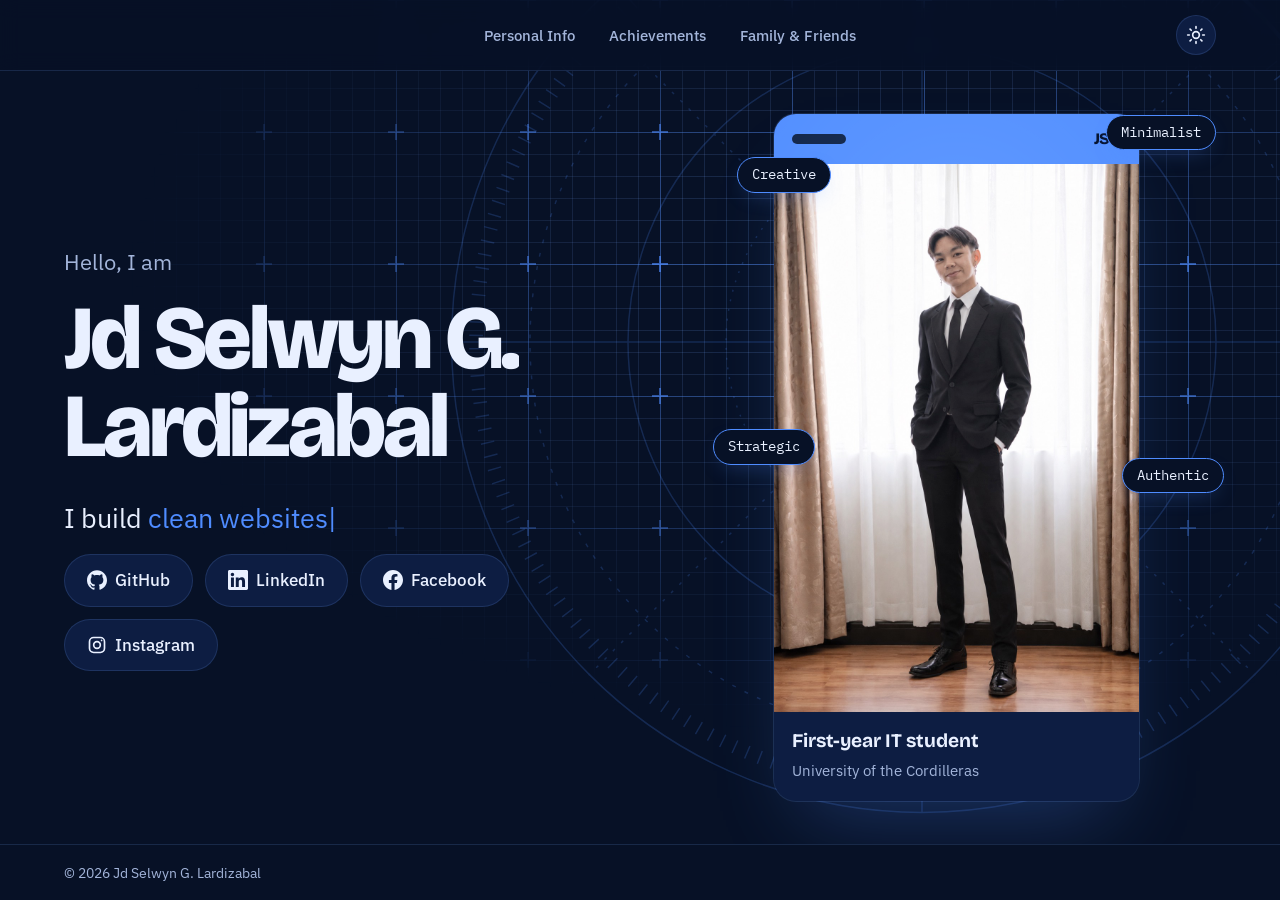
<file: index.html>
<!DOCTYPE html>
<html lang="en" data-theme="dark">
<head>
  <meta charset="UTF-8">
  <meta name="viewport" content="width=device-width, initial-scale=1.0">
  <title>Lardizabal's Portfolio</title>
  <meta name="description" content="Portfolio of Jd Selwyn G. Lardizabal, IT student and aspiring full stack developer.">
  <script>
    /* Apply the saved theme before paint so the page doesn't flash */
    try { var t = localStorage.getItem('theme'); if (t) document.documentElement.dataset.theme = t; } catch (e) {}
  </script>
  <link rel="icon" type="image/x-icon" href="Favicon.ico">
  <link rel="preconnect" href="https://fonts.googleapis.com">
  <link rel="preconnect" href="https://fonts.gstatic.com" crossorigin>
  <link href="https://fonts.googleapis.com/css2?family=Bricolage+Grotesque:wght@600;700;800&family=IBM+Plex+Mono:wght@500&family=IBM+Plex+Sans:wght@400;500&display=swap" rel="stylesheet">
  <link rel="stylesheet" href="style.css">
</head>
<body class="home-page">
  <a class="skip" href="#main">Skip to content</a>

  <header class="site-header">
    <a class="home-btn" href="index.html" aria-label="Back to home" aria-current="page">
      <svg viewBox="0 0 24 24" width="16" height="16" fill="none" stroke="currentColor" stroke-width="2" stroke-linecap="round" stroke-linejoin="round" aria-hidden="true"><path d="M3 10.5 12 3l9 7.5"/><path d="M5.5 9.2V21h13V9.2"/><path d="M9.5 21v-6h5v6"/></svg>
      <span>Home</span>
    </a>

    <nav id="nav" class="nav" aria-label="Main">
      <a href="about.html">Personal Info</a>
      <a href="achievements.html">Achievements</a>
      <a href="family-friends.html">Family &amp; Friends</a>
    </nav>

    <div class="header-actions">
      <button id="theme-toggle" class="icon-btn" type="button" aria-label="Switch to light mode" aria-pressed="false">
        <svg class="i-sun" viewBox="0 0 24 24" width="20" height="20" fill="none" stroke="currentColor" stroke-width="2" stroke-linecap="round" aria-hidden="true"><circle cx="12" cy="12" r="4"/><path d="M12 2v2M12 20v2M4.9 4.9l1.4 1.4M17.7 17.7l1.4 1.4M2 12h2M20 12h2M4.9 19.1l1.4-1.4M17.7 6.3l1.4-1.4"/></svg>
        <svg class="i-moon" viewBox="0 0 24 24" width="20" height="20" fill="none" stroke="currentColor" stroke-width="2" stroke-linecap="round" stroke-linejoin="round" aria-hidden="true"><path d="M21 12.8A9 9 0 1 1 11.2 3a7 7 0 0 0 9.8 9.8z"/></svg>
      </button>
      <button id="menu-toggle" class="icon-btn menu-btn" type="button" aria-label="Open menu" aria-expanded="false" aria-controls="nav">
        <svg viewBox="0 0 24 24" width="20" height="20" fill="none" stroke="currentColor" stroke-width="2" stroke-linecap="round" aria-hidden="true"><path d="M4 7h16M4 12h16M4 17h16"/></svg>
      </button>
    </div>
  </header>

  <main id="main" class="hero">
    <section class="intro">
      <p class="hello">Hello, I am</p>
      <h1><span class="shine">Jd Selwyn G. Lardizabal</span></h1>
      <p class="role" aria-label="I build clean websites, helpful projects, small useful tools and clean UI">I build <span id="typed" aria-hidden="true"></span><span class="caret" aria-hidden="true">|</span></p>

      <ul class="socials" aria-label="My profiles">
        <li>
          <a class="social-btn" href="https://github.com/Fizzy31" target="_blank" rel="noopener">
            <svg viewBox="0 0 24 24" width="20" height="20" fill="currentColor" aria-hidden="true"><path d="M12 .297c-6.63 0-12 5.373-12 12 0 5.303 3.438 9.8 8.205 11.385.6.113.82-.258.82-.577 0-.285-.01-1.04-.015-2.04-3.338.724-4.042-1.61-4.042-1.61C4.422 18.07 3.633 17.7 3.633 17.7c-1.087-.744.084-.729.084-.729 1.205.084 1.838 1.236 1.838 1.236 1.07 1.835 2.809 1.305 3.495.998.108-.776.417-1.305.76-1.605-2.665-.3-5.466-1.332-5.466-5.93 0-1.31.465-2.38 1.235-3.22-.135-.303-.54-1.523.105-3.176 0 0 1.005-.322 3.3 1.23.96-.267 1.98-.399 3-.405 1.02.006 2.04.138 3 .405 2.28-1.552 3.285-1.23 3.285-1.23.645 1.653.24 2.873.12 3.176.765.84 1.23 1.91 1.23 3.22 0 4.61-2.805 5.625-5.475 5.92.42.36.81 1.096.81 2.22 0 1.606-.015 2.896-.015 3.286 0 .315.21.69.825.57C20.565 22.092 24 17.592 24 12.297c0-6.627-5.373-12-12-12"/></svg>
            <span>GitHub</span>
          </a>
        </li>
        <li>
          <a class="social-btn" href="https://www.linkedin.com/in/jd-selwyn-lardizabal-b7290b43a/" target="_blank" rel="noopener">
            <svg viewBox="0 0 24 24" width="20" height="20" fill="currentColor" aria-hidden="true"><path d="M20.447 20.452h-3.554v-5.569c0-1.328-.027-3.037-1.852-3.037-1.853 0-2.136 1.445-2.136 2.939v5.667H9.351V9h3.414v1.561h.046c.477-.9 1.637-1.85 3.37-1.85 3.601 0 4.267 2.37 4.267 5.455v6.286zM5.337 7.433c-1.144 0-2.063-.926-2.063-2.065 0-1.138.92-2.063 2.063-2.063 1.14 0 2.064.925 2.064 2.063 0 1.139-.925 2.065-2.064 2.065zm1.782 13.019H3.555V9h3.564v11.452zM22.225 0H1.771C.792 0 0 .774 0 1.729v20.542C0 23.227.792 24 1.771 24h20.451C23.2 24 24 23.227 24 22.271V1.729C24 .774 23.2 0 22.222 0h.003z"/></svg>
            <span>LinkedIn</span>
          </a>
        </li>
        <li>
          <a class="social-btn" href="https://www.facebook.com/JADEYYY31111" target="_blank" rel="noopener">
            <svg viewBox="0 0 24 24" width="20" height="20" fill="currentColor" aria-hidden="true"><path d="M24 12.073c0-6.627-5.373-12-12-12s-12 5.373-12 12c0 5.99 4.388 10.954 10.125 11.854v-8.385H7.078v-3.47h3.047V9.43c0-3.007 1.792-4.669 4.533-4.669 1.312 0 2.686.235 2.686.235v2.953H15.83c-1.491 0-1.956.925-1.956 1.874v2.25h3.328l-.532 3.47h-2.796v8.385C19.612 23.027 24 18.062 24 12.073z"/></svg>
            <span>Facebook</span>
          </a>
        </li>
        <li>
          <a class="social-btn" href="https://www.instagram.com/kokakkers/" target="_blank" rel="noopener">
            <svg viewBox="0 0 24 24" width="20" height="20" fill="none" stroke="currentColor" stroke-width="2" aria-hidden="true"><rect x="3" y="3" width="18" height="18" rx="5"/><circle cx="12" cy="12" r="4"/><circle cx="17.5" cy="6.5" r="1" fill="currentColor" stroke="none"/></svg>
            <span>Instagram</span>
          </a>
        </li>
      </ul>
    </section>

    <figure class="portrait">
      <div class="id-card" id="id-card">
        <div class="id-strip"><span class="slot"></span><span class="id-logo">JSL.</span></div>
        <div class="id-photo">
          <img src="profile.png" alt="Profile photo of Jd Selwyn" width="1288" height="1168">
        </div>
        <figcaption class="id-plate">
          <b>First-year IT student</b>
          <span>University of the Cordilleras</span>
        </figcaption>
        <span class="glare" aria-hidden="true"></span>
      </div>
      <ul class="orbit" aria-label="Small Infos">
        <li style="--x:-6%;--y:8%;--d:0s">Creative</li>
        <li style="--x:88%;--y:2%;--d:-1.2s">Minimalist</li>
        <li style="--x:-12%;--y:46%;--d:-2.4s">Strategic</li>
        <li style="--x:92%;--y:50%;--d:-0.6s">Authentic</li>
      </ul>
    </figure>
  </main>

  <footer class="site-footer">
    <p>&copy; <span id="year">2026</span> Jd Selwyn G. Lardizabal</p>
  </footer>

  <script src="script.js"></script>
  <script>
    /* Shrink the content just enough that the home page always fits the screen (no scrolling) */
    (function () {
      var hero = document.querySelector('.hero');
      var root = document.documentElement;
      if (!hero) return;
      function fit() {
        var f = 1;
        root.style.setProperty('--fit', f);
        while ((hero.scrollHeight > hero.clientHeight + 1 || hero.scrollWidth > hero.clientWidth + 1) && f > 0.35) {
          f = Math.round((f - 0.03) * 100) / 100;
          root.style.setProperty('--fit', f);
        }
      }
      fit();
      window.addEventListener('resize', fit);
      window.addEventListener('load', fit);
      if (document.fonts && document.fonts.ready) document.fonts.ready.then(fit);
    })();
  </script>
</body>
</html>
</file>
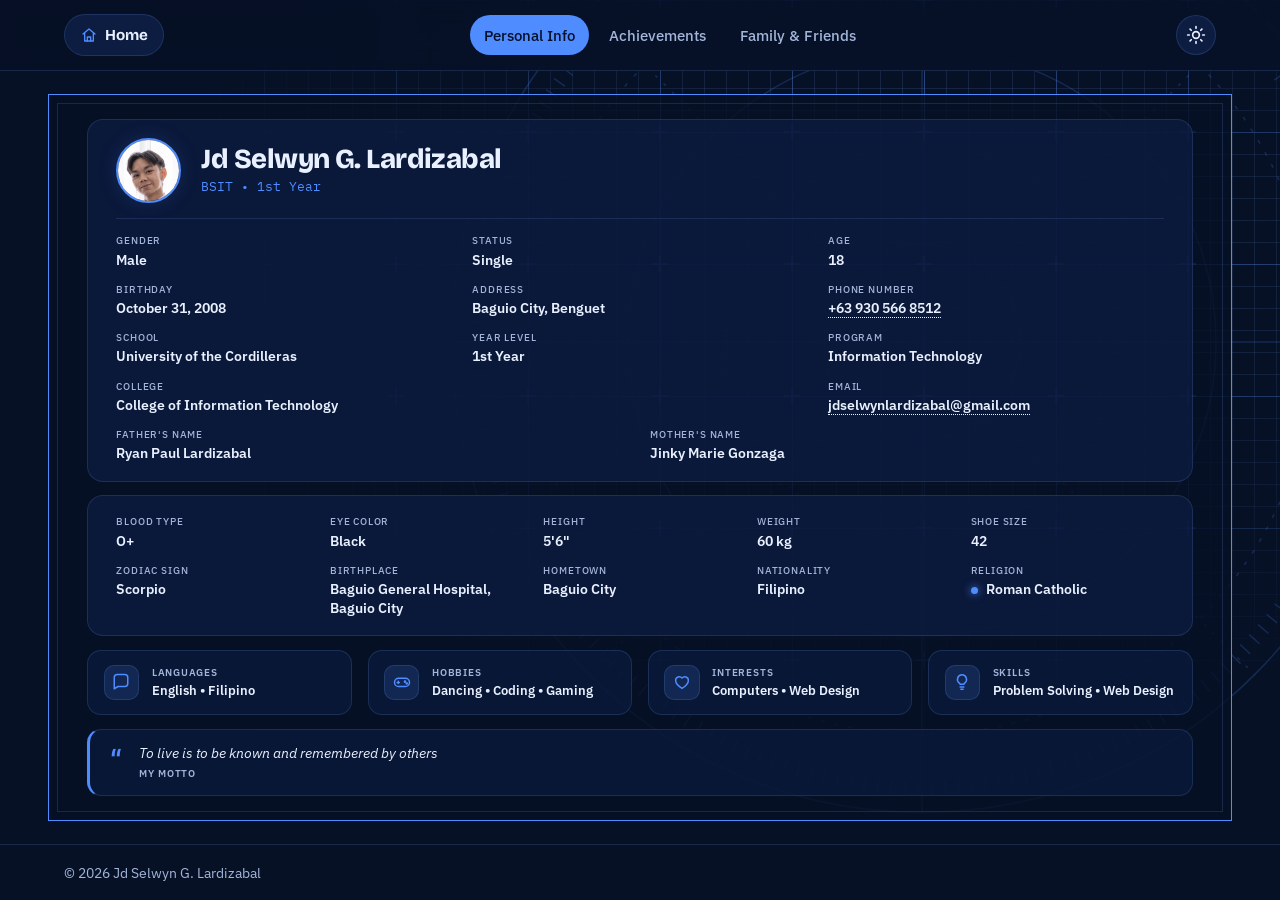
<file: about.html>
<!DOCTYPE html>
<html lang="en" data-theme="dark">
<head>
  <meta charset="UTF-8">
  <meta name="viewport" content="width=device-width, initial-scale=1.0">
  <title>Personal Info | Lardizabal's Portfolio</title>
  <meta name="description" content="About Jd Selwyn G. Lardizabal, IT student and aspiring full stack developer.">
  <script>
    /* Apply the saved theme before paint so the page doesn't flash */
    try { var t = localStorage.getItem('theme'); if (t) document.documentElement.dataset.theme = t; } catch (e) {}
  </script>
  <link rel="icon" type="image/x-icon" href="Favicon.ico">
  <link rel="preconnect" href="https://fonts.googleapis.com">
  <link rel="preconnect" href="https://fonts.gstatic.com" crossorigin>
  <link href="https://fonts.googleapis.com/css2?family=Bricolage+Grotesque:wght@600;700;800&family=IBM+Plex+Mono:wght@500&family=IBM+Plex+Sans:wght@400;500&display=swap" rel="stylesheet">
  <link rel="stylesheet" href="style.css">
  <style>
    .pi-link { color: inherit; text-decoration: none; border-bottom: 1px dotted currentColor; }
    .pi-link:hover, .pi-link:focus-visible { text-decoration: underline; border-bottom-color: transparent; }
  </style>
</head>
<body class="about-page">
  <a class="skip" href="#main">Skip to content</a>

  <header class="site-header">
    <a class="home-btn" href="index.html" aria-label="Back to home">
      <svg viewBox="0 0 24 24" width="16" height="16" fill="none" stroke="currentColor" stroke-width="2" stroke-linecap="round" stroke-linejoin="round" aria-hidden="true"><path d="M3 10.5 12 3l9 7.5"/><path d="M5.5 9.2V21h13V9.2"/><path d="M9.5 21v-6h5v6"/></svg>
      <span>Home</span>
    </a>

    <nav id="nav" class="nav" aria-label="Main">
      <a href="about.html" aria-current="page">Personal Info</a>
      <a href="achievements.html">Achievements</a>
      <a href="family-friends.html">Family &amp; Friends</a>
    </nav>

    <div class="header-actions">
      <button id="theme-toggle" class="icon-btn" type="button" aria-label="Switch to light mode" aria-pressed="false">
        <svg class="i-sun" viewBox="0 0 24 24" width="20" height="20" fill="none" stroke="currentColor" stroke-width="2" stroke-linecap="round" aria-hidden="true"><circle cx="12" cy="12" r="4"/><path d="M12 2v2M12 20v2M4.9 4.9l1.4 1.4M17.7 17.7l1.4 1.4M2 12h2M20 12h2M4.9 19.1l1.4-1.4M17.7 6.3l1.4-1.4"/></svg>
        <svg class="i-moon" viewBox="0 0 24 24" width="20" height="20" fill="none" stroke="currentColor" stroke-width="2" stroke-linecap="round" stroke-linejoin="round" aria-hidden="true"><path d="M21 12.8A9 9 0 1 1 11.2 3a7 7 0 0 0 9.8 9.8z"/></svg>
      </button>
      <button id="menu-toggle" class="icon-btn menu-btn" type="button" aria-label="Open menu" aria-expanded="false" aria-controls="nav">
        <svg viewBox="0 0 24 24" width="20" height="20" fill="none" stroke="currentColor" stroke-width="2" stroke-linecap="round" aria-hidden="true"><path d="M4 7h16M4 12h16M4 17h16"/></svg>
      </button>
    </div>
  </header>

  <main id="main" class="about">
    <section class="sheet pi-sheet">

      <!-- Identity + main details -->
      <div class="pi-card pi-top">
        <header class="pi-id">
          <span class="pi-avatar"><img src="profile.png" alt="Jd Selwyn G. Lardizabal"></span>
          <div class="pi-name">
            <h1>Jd Selwyn G. Lardizabal</h1>
            <p>BSIT &bull; 1st Year</p>
          </div>
        </header>

        <dl class="pi-grid pi-grid-6">
          <div class="pi-f"><dt>Gender</dt><dd>Male</dd></div>
          <div class="pi-f"><dt>Status</dt><dd>Single</dd></div>
          <div class="pi-f"><dt>Age</dt><dd>18</dd></div>

          <div class="pi-f"><dt>Birthday</dt><dd>October 31, 2008</dd></div>
          <div class="pi-f"><dt>Address</dt><dd>Baguio City, Benguet</dd></div>
          <div class="pi-f"><dt>Phone Number</dt><dd><a class="pi-link" href="tel:+639305668512">+63 930 566 8512</a></dd></div>

          <div class="pi-f"><dt>School</dt><dd>University of the Cordilleras</dd></div>
          <div class="pi-f"><dt>Year Level</dt><dd>1st Year</dd></div>
          <div class="pi-f"><dt>Program</dt><dd>Information Technology</dd></div>

          <div class="pi-f pi-span-4"><dt>College</dt><dd>College of Information Technology</dd></div>
          <div class="pi-f"><dt>Email</dt><dd><a class="pi-link" href="mailto:jdselwynlardizabal@gmail.com">jdselwynlardizabal@gmail.com</a></dd></div>

          <div class="pi-f pi-span-3"><dt>Father's Name</dt><dd>Ryan Paul Lardizabal</dd></div>
          <div class="pi-f pi-span-3"><dt>Mother's Name</dt><dd>Jinky Marie Gonzaga</dd></div>
        </dl>
      </div>

      <!-- Body details -->
      <div class="pi-card">
        <dl class="pi-grid pi-grid-10">
          <div class="pi-f"><dt>Blood Type</dt><dd>O+</dd></div>
          <div class="pi-f"><dt>Eye Color</dt><dd>Black</dd></div>
          <div class="pi-f"><dt>Height</dt><dd>5'6&quot;</dd></div>
          <div class="pi-f"><dt>Weight</dt><dd>60 kg</dd></div>
          <div class="pi-f"><dt>Shoe Size</dt><dd>42</dd></div>

          <div class="pi-f"><dt>Zodiac Sign</dt><dd>Scorpio</dd></div>
          <div class="pi-f"><dt>Birthplace</dt><dd>Baguio General Hospital, Baguio City</dd></div>
          <div class="pi-f"><dt>Hometown</dt><dd>Baguio City</dd></div>
          <div class="pi-f"><dt>Nationality</dt><dd>Filipino</dd></div>
          <div class="pi-f"><dt>Religion</dt><dd class="pi-dot">Roman Catholic</dd></div>
        </dl>
      </div>

      <!-- Languages, hobbies, interests, skills -->
      <div class="pi-cards">
        <div class="pi-mini">
          <span class="pi-ico" aria-hidden="true"><svg viewBox="0 0 24 24" width="18" height="18" fill="none" stroke="currentColor" stroke-width="2" stroke-linecap="round" stroke-linejoin="round"><path d="M21 14a4 4 0 0 1-4 4H8l-5 3V6a4 4 0 0 1 4-4h10a4 4 0 0 1 4 4z"/></svg></span>
          <div><b>Languages</b><p>English &bull; Filipino</p></div>
        </div>
        <div class="pi-mini">
          <span class="pi-ico" aria-hidden="true"><svg viewBox="0 0 24 24" width="18" height="18" fill="none" stroke="currentColor" stroke-width="2" stroke-linecap="round" stroke-linejoin="round"><rect x="2" y="7" width="20" height="11" rx="5.5"/><path d="M7 11v3M5.5 12.5h3"/><circle cx="16" cy="11.5" r="0.8" fill="currentColor"/><circle cx="18.4" cy="14" r="0.8" fill="currentColor"/></svg></span>
          <div><b>Hobbies</b><p>Dancing &bull; Coding &bull; Gaming</p></div>
        </div>
        <div class="pi-mini">
          <span class="pi-ico" aria-hidden="true"><svg viewBox="0 0 24 24" width="18" height="18" fill="none" stroke="currentColor" stroke-width="2" stroke-linecap="round" stroke-linejoin="round"><path d="M12 20.5S3.5 15.6 3.5 9.8A4.8 4.8 0 0 1 12 6.7a4.8 4.8 0 0 1 8.5 3.1c0 5.8-8.5 10.7-8.5 10.7z"/></svg></span>
          <div><b>Interests</b><p>Computers &bull; Web Design</p></div>
        </div>
        <div class="pi-mini">
          <span class="pi-ico" aria-hidden="true"><svg viewBox="0 0 24 24" width="18" height="18" fill="none" stroke="currentColor" stroke-width="2" stroke-linecap="round" stroke-linejoin="round"><path d="M9.5 18.5h5M10.5 21.5h3"/><path d="M12 2.5a6 6 0 0 0-3.5 10.9c.55.4.9 1.05 1 1.7h5c.1-.65.45-1.3 1-1.7A6 6 0 0 0 12 2.5z"/></svg></span>
          <div><b>Skills</b><p>Problem Solving &bull; Web Design</p></div>
        </div>
      </div>

      <!-- Motto -->
      <figure class="pi-motto">
        <span class="pi-quote" aria-hidden="true">&ldquo;</span>
        <div>
          <blockquote>To live is to be known and remembered by others</blockquote>
          <figcaption>My Motto</figcaption>
        </div>
      </figure>

    </section>
  </main>

  <footer class="site-footer">
    <p>&copy; <span id="year">2026</span> Jd Selwyn G. Lardizabal</p>
  </footer>

  <script src="script.js"></script>
  <script>
    /* Shrink the content just enough that it always fits the screen (no scrolling) */
    (function () {
      var sheet = document.querySelector('.sheet');
      var root = document.documentElement;
      if (!sheet) return;
      function fit() {
        var f = 1;
        root.style.setProperty('--fit', f);
        while (sheet.scrollHeight > sheet.clientHeight + 1 && f > 0.4) {
          f = Math.round((f - 0.03) * 100) / 100;
          root.style.setProperty('--fit', f);
        }
      }
      fit();
      window.addEventListener('resize', fit);
      window.addEventListener('load', fit);
      if (document.fonts && document.fonts.ready) document.fonts.ready.then(fit);
    })();
  </script>
</body>
</html>
</file>
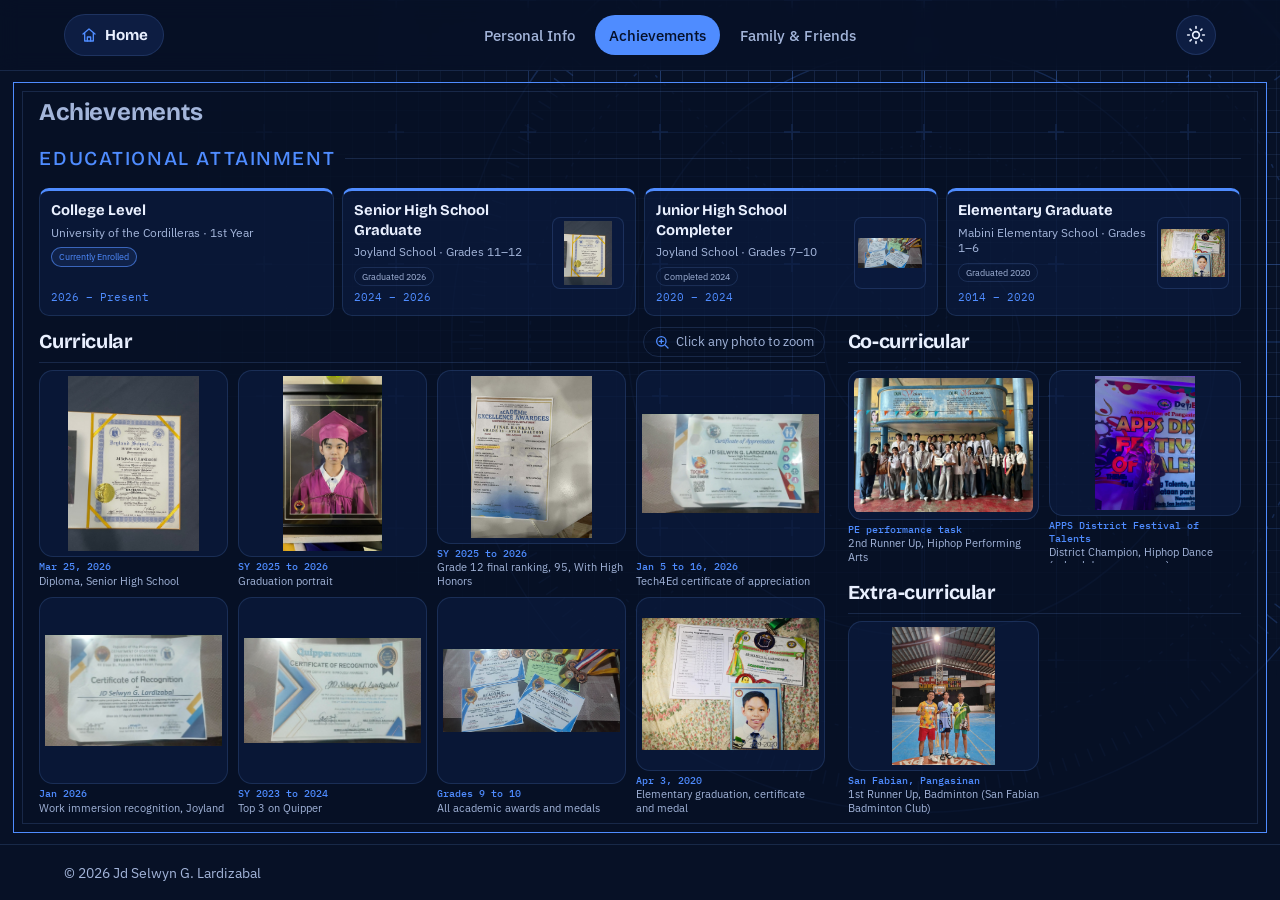
<file: achievements.html>
<!DOCTYPE html>
<html lang="en" data-theme="dark">
<head>
  <meta charset="UTF-8">
  <meta name="viewport" content="width=device-width, initial-scale=1.0">
  <title>Achievements | Lardizabal's Portfolio</title>
  <meta name="description" content="Academic, immersion, online learning and dance achievements of Jd Selwyn G. Lardizabal.">
  <script>
    /* Apply the saved theme before paint so the page doesn't flash */
    try { var t = localStorage.getItem('theme'); if (t) document.documentElement.dataset.theme = t; } catch (e) {}
  </script>
  <link rel="icon" type="image/x-icon" href="Favicon.ico">
  <link rel="preconnect" href="https://fonts.googleapis.com">
  <link rel="preconnect" href="https://fonts.gstatic.com" crossorigin>
  <link href="https://fonts.googleapis.com/css2?family=Bricolage+Grotesque:wght@600;700;800&family=IBM+Plex+Mono:wght@500&family=IBM+Plex+Sans:wght@400;500&display=swap" rel="stylesheet">
  <link rel="stylesheet" href="style.css">
</head>
<body class="about-page ach-page">
  <a class="skip" href="#main">Skip to content</a>

  <header class="site-header">
    <a class="home-btn" href="index.html" aria-label="Back to home">
      <svg viewBox="0 0 24 24" width="16" height="16" fill="none" stroke="currentColor" stroke-width="2" stroke-linecap="round" stroke-linejoin="round" aria-hidden="true"><path d="M3 10.5 12 3l9 7.5"/><path d="M5.5 9.2V21h13V9.2"/><path d="M9.5 21v-6h5v6"/></svg>
      <span>Home</span>
    </a>

    <nav id="nav" class="nav" aria-label="Main">
      <a href="about.html">Personal Info</a>
      <a href="achievements.html" aria-current="page">Achievements</a>
      <a href="family-friends.html">Family &amp; Friends</a>
    </nav>

    <div class="header-actions">
      <button id="theme-toggle" class="icon-btn" type="button" aria-label="Switch to light mode" aria-pressed="false">
        <svg class="i-sun" viewBox="0 0 24 24" width="20" height="20" fill="none" stroke="currentColor" stroke-width="2" stroke-linecap="round" aria-hidden="true"><circle cx="12" cy="12" r="4"/><path d="M12 2v2M12 20v2M4.9 4.9l1.4 1.4M17.7 17.7l1.4 1.4M2 12h2M20 12h2M4.9 19.1l1.4-1.4M17.7 6.3l1.4-1.4"/></svg>
        <svg class="i-moon" viewBox="0 0 24 24" width="20" height="20" fill="none" stroke="currentColor" stroke-width="2" stroke-linecap="round" stroke-linejoin="round" aria-hidden="true"><path d="M21 12.8A9 9 0 1 1 11.2 3a7 7 0 0 0 9.8 9.8z"/></svg>
      </button>
      <button id="menu-toggle" class="icon-btn menu-btn" type="button" aria-label="Open menu" aria-expanded="false" aria-controls="nav">
        <svg viewBox="0 0 24 24" width="20" height="20" fill="none" stroke="currentColor" stroke-width="2" stroke-linecap="round" aria-hidden="true"><path d="M4 7h16M4 12h16M4 17h16"/></svg>
      </button>
    </div>
  </header>

  <main id="main" class="about">
    <article class="sheet ach-sheet">
      <h1>Achievements</h1>
<div class="ach-div edu-div">
  <h3 class="div-label">Educational Attainment</h3>
  <ol class="edu-list" aria-label="Educational attainment">
    <li>
      <div>
        <b>College Level</b>
        <span>University of the Cordilleras · 1st Year</span>
        <small class="edu-status current">Currently Enrolled</small>
      </div>
      <em>2026 – Present</em>
    </li>
    <li>
      <div>
        <b>Senior High School Graduate</b>
        <span>Joyland School · Grades 11–12</span>
        <small class="edu-status completed">Graduated 2026</small>
      </div>
      <figure class="shot edu-proof"><button type="button" data-full="diploma.jpg" data-cap="Diploma, Joyland School Senior High School (STEM)" aria-label="Click to zoom: Diploma, Joyland School Senior High School (STEM)"><img src="diploma.jpg" alt="Diploma, Joyland School Senior High School (STEM)"></button></figure>
      <em>2024 – 2026</em>
    </li>
    <li>
      <div>
        <b>Junior High School Completer</b>
        <span>Joyland School · Grades 7–10</span>
        <small class="edu-status completed">Completed 2024</small>
      </div>
      <figure class="shot edu-proof"><button type="button" data-full="academic-awards.jpg" data-cap="Academic Excellence awards and medals, Joyland School" aria-label="Click to zoom: Academic Excellence awards and medals, Joyland School"><img src="academic-awards.jpg" alt="Academic Excellence awards and medals, Joyland School"></button></figure>
      <em>2020 – 2024</em>
    </li>
    <li>
      <div>
        <b>Elementary Graduate</b>
        <span>Mabini Elementary School · Grades 1–6</span>
        <small class="edu-status completed">Graduated 2020</small>
      </div>
      <figure class="shot edu-proof"><button type="button" data-full="elementary-graduation.jpg" data-cap="Elementary graduation, April 3, 2020: report card, certificate of recognition, medal and school-year portrait, Apolinario Mabini Elementary School" aria-label="Click to zoom: Elementary graduation, April 3, 2020: report card, certificate of recognition, medal and school-year portrait, Apolinario Mabini Elementary School"><img src="elementary-graduation.jpg" alt="Elementary graduation, April 3, 2020: report card, certificate of recognition, medal and school-year portrait, Apolinario Mabini Elementary School"></button></figure>
      <em>2014 – 2020</em>
    </li>
  </ol>
</div>
      <div class="ach ach-all">

<section class="ach-group" id="curricular" aria-labelledby="h-curricular"><header><div><h2 id="h-curricular">Curricular</h2><p>Academic awards, latest first.</p></div><span class="hint"><svg viewBox="0 0 24 24" width="16" height="16" fill="none" stroke="currentColor" stroke-width="2" stroke-linecap="round" aria-hidden="true"><circle cx="11" cy="11" r="7"/><path d="M21 21l-4.3-4.3M11 8v6M8 11h6"/></svg>Click any photo to zoom</span></header>
<div class="ach-div awards-div"><h3 class="div-label">Academic Awards</h3><div class="gallery" style="--cols:6">
<figure class="shot"><button type="button" data-full="diploma.jpg" data-cap="Diploma, Joyland School Senior High School (STEM)" aria-label="Click to zoom: Diploma, Joyland School Senior High School (STEM)"><img src="diploma.jpg" alt="Diploma, Joyland School Senior High School (STEM)"></button><figcaption><b>Mar 25, 2026</b>Diploma, Senior High School</figcaption></figure>
<figure class="shot"><button type="button" data-full="graduation-portrait.jpg" data-cap="Graduation portrait, SY 2025 to 2026" aria-label="Click to zoom: Graduation portrait, SY 2025 to 2026"><img src="graduation-portrait.jpg" alt="Graduation portrait, SY 2025 to 2026"></button><figcaption><b>SY 2025 to 2026</b>Graduation portrait</figcaption></figure>
<figure class="shot"><button type="button" data-full="final-ranking-g12.jpg" data-cap="Final ranking, Grade 12 STEM (Dalton), name highlighted" aria-label="Click to zoom: Final ranking, Grade 12 STEM (Dalton), name highlighted"><img src="final-ranking-g12.jpg" alt="Final ranking, Grade 12 STEM (Dalton), name highlighted"></button><figcaption><b>SY 2025 to 2026</b>Grade 12 final ranking, 95, With High Honors</figcaption></figure>
<figure class="shot"><button type="button" data-full="tech4ed-appreciation.jpg" data-cap="Certificate of Appreciation, San Fabian Tech4ED Center" aria-label="Click to zoom: Certificate of Appreciation, San Fabian Tech4ED Center"><img src="tech4ed-appreciation.jpg" alt="Certificate of Appreciation, San Fabian Tech4ED Center"></button><figcaption><b>Jan 5 to 16, 2026</b>Tech4Ed certificate of appreciation</figcaption></figure>
<figure class="shot"><button type="button" data-full="tech4ed-recognition.jpg" data-cap="Certificate of Recognition, Joyland School" aria-label="Click to zoom: Certificate of Recognition, Joyland School"><img src="tech4ed-recognition.jpg" alt="Certificate of Recognition, Joyland School"></button><figcaption><b>Jan 2026</b>Work immersion recognition, Joyland</figcaption></figure>

<figure class="shot"><button type="button" data-full="quipper-top3.jpg" data-cap="Top 3 Quipper Award, Grade 10 Quezon, 2nd Quarter" aria-label="Click to zoom: Top 3 Quipper Award, Grade 10 Quezon, 2nd Quarter"><img src="quipper-top3.jpg" alt="Top 3 Quipper Award, Grade 10 Quezon, 2nd Quarter"></button><figcaption><b>SY 2023 to 2024</b>Top 3 on Quipper</figcaption></figure>

<figure class="shot"><button type="button" data-full="academic-awards.jpg" data-cap="Academic Excellence awards and medals, Joyland School" aria-label="Click to zoom: Academic Excellence awards and medals, Joyland School"><img src="academic-awards.jpg" alt="Academic Excellence awards and medals, Joyland School"></button><figcaption><b>Grades 9 to 10</b>All academic awards and medals</figcaption></figure>
<figure class="shot elementary-award-shot"><button type="button" data-full="elementary-graduation.jpg" data-cap="Elementary graduation, April 3, 2020: report card, certificate of recognition, medal and school-year portrait, Apolinario Mabini Elementary School" aria-label="Click to zoom: Elementary graduation photo, certificate and medal"><img src="elementary-graduation.jpg" alt="Elementary graduation photo with report card, certificate of recognition and medal"></button><figcaption><b>Apr 3, 2020</b>Elementary graduation, certificate and medal</figcaption></figure>
</div></div></section>
<section class="ach-group" id="cocurricular" aria-labelledby="h-cocurricular"><header><div><h2 id="h-cocurricular">Co-curricular</h2><p>School-based performances, including our dance company.</p></div></header><div class="ach-div awards-div"><div class="gallery" style="--cols:2">
<figure class="shot"><button type="button" data-full="hiphop-pe-runner-up.jpg" data-cap="2nd runner up, Hiphop performing arts, PE performance task" aria-label="Click to zoom: 2nd runner up, Hiphop performing arts, PE performance task"><img src="hiphop-pe-runner-up.jpg" alt="2nd runner up, Hiphop performing arts, PE performance task"></button><figcaption><b>PE performance task</b>2nd Runner Up, Hiphop Performing Arts</figcaption></figure>
<figure class="shot"><button type="button" data-full="hiphop-champion.jpg" data-cap="Hiphop Dance (Secondary) Champion, APPS District Festival of Talents" aria-label="Click to zoom: Hiphop Dance (Secondary) Champion, APPS District Festival of Talents"><img src="hiphop-champion.jpg" alt="Hiphop Dance (Secondary) Champion, APPS District Festival of Talents"></button><figcaption><b>APPS District Festival of Talents</b>District Champion, Hiphop Dance (school dance company)</figcaption></figure>
</div></div></section>
<section class="ach-group" id="extracurricular" aria-labelledby="h-extracurricular"><header><div><h2 id="h-extracurricular">Extra-curricular</h2><p>Sports and clubs outside school.</p></div></header><div class="ach-div awards-div"><div class="gallery" style="--cols:1">
<figure class="shot"><button type="button" data-full="badminton-runner-up.jpg" data-cap="1st runner up medal, San Fabian Badminton Club" aria-label="Click to zoom: 1st runner up medal, San Fabian Badminton Club"><img src="badminton-runner-up.jpg" alt="1st runner up medal, San Fabian Badminton Club"></button><figcaption><b>San Fabian, Pangasinan</b>1st Runner Up, Badminton (San Fabian Badminton Club)</figcaption></figure>
</div></div></section>
      </div>
    </article>
  </main>

  <dialog id="lightbox" class="lightbox" aria-label="Enlarged image">
    <img id="lightbox-img" alt="">
    <p id="lightbox-cap"></p>
  </dialog>

  <footer class="site-footer">
    <p>&copy; <span id="year">2026</span> Jd Selwyn G. Lardizabal</p>
  </footer>

  <script src="script.js"></script>
  <script>
    (function () {
      /* Click a certificate to see it full size */
      var box = document.getElementById('lightbox');
      var big = document.getElementById('lightbox-img');
      var cap = document.getElementById('lightbox-cap');
      document.querySelectorAll('.shot button').forEach(function (b) {
        b.addEventListener('click', function () {
          big.src = b.dataset.full;
          big.alt = b.querySelector('img').alt;
          cap.textContent = b.dataset.cap;
          box.showModal();
        });
      });
      box.addEventListener('click', function () { box.close(); });
    })();
  </script>
</body>
</html>
</file>
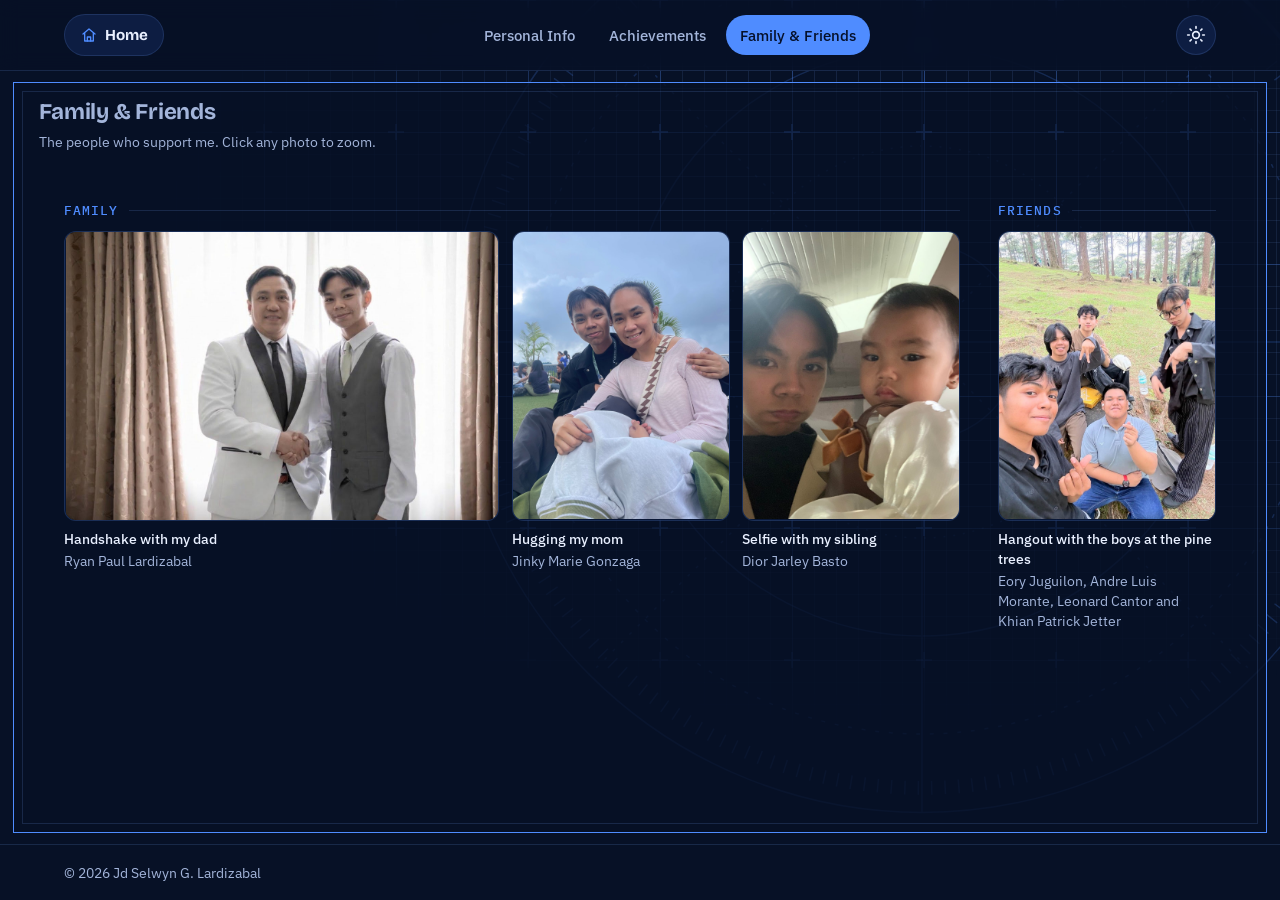
<file: family-friends.html>
<!DOCTYPE html>
<html lang="en" data-theme="dark">
<head>
  <meta charset="UTF-8">
  <meta name="viewport" content="width=device-width, initial-scale=1.0">
  <title>Family &amp; Friends | Lardizabal's Portfolio</title>
  <meta name="description" content="Family and friends of Jd Selwyn G. Lardizabal.">
  <script>
    /* Apply the saved theme before paint so the page doesn't flash */
    try { var t = localStorage.getItem('theme'); if (t) document.documentElement.dataset.theme = t; } catch (e) {}
  </script>
  <link rel="icon" type="image/x-icon" href="Favicon.ico">
  <link rel="preconnect" href="https://fonts.googleapis.com">
  <link rel="preconnect" href="https://fonts.gstatic.com" crossorigin>
  <link href="https://fonts.googleapis.com/css2?family=Bricolage+Grotesque:wght@600;700;800&family=IBM+Plex+Mono:wght@500&family=IBM+Plex+Sans:wght@400;500&display=swap" rel="stylesheet">
  <link rel="stylesheet" href="style.css?v=4">
  <style>
    /* One row, every photo the same height, shown whole (never cropped), sized to fit the screen */
    .ff-board {
      flex: 1; min-height: 0;
      display: flex; justify-content: center; align-items: flex-start; gap: clamp(18px, 3vw, 48px); padding-top: clamp(0px, 4vh, 36px);
    }
    .ff-col { display: flex; flex-direction: column; gap: 10px; min-width: 0; }
    .ff-items { display: flex; align-items: flex-start; gap: clamp(8px, 1vw, 16px); }
    .ff-board .div-label { margin: 0; }

    /* --h = photo height: as tall as the screen allows, but never wider than the row */
      .ff-board { --names-w: clamp(150px, 15vw, 230px); --h: min(42vh, 22vw); }

    .ff-card { margin: 0; display: flex; flex-direction: column; gap: 8px; width: calc(var(--h) * var(--ar)); }
    .ff-card button {
      display: block; width: 100%; height: var(--h); padding: 0; overflow: hidden; cursor: zoom-in;
      border: 1px solid var(--line); border-radius: 12px;
      background: color-mix(in srgb, var(--panel) 60%, transparent); transition: border-color 0.2s;
    }
    .ff-card button:hover, .ff-card button:focus-visible { border-color: var(--accent); }
    .ff-card button:focus-visible { outline: 3px solid var(--accent); outline-offset: 2px; }
    .ff-card img { display: block; width: 100%; height: 100%; object-fit: contain; }
    .ff-card figcaption { font-size: clamp(0.72rem, 1.7vh, 0.9rem); line-height: 1.4; color: var(--muted); }
    .ff-card figcaption b { margin-bottom: 2px; }
    .ff-card figcaption b { display: block; color: var(--ink); font-weight: 500; }

    .ff-friends-wrap { display: flex; align-items: flex-start; gap: clamp(10px, 1.2vw, 18px); }

    /* Narrow screens: stack everything and allow normal scrolling */
    @media (max-width: 900px) {
      html:has(body.ff-page), body.ff-page { overflow: auto !important; height: auto; }
      body.ff-page .about, .sheet.ff-sheet { overflow: visible; }
      .ff-board { flex-direction: column; align-items: stretch; --h: 60vw; }
      .ff-items, .ff-friends-wrap { flex-wrap: wrap; justify-content: center; }
      .ff-card { width: min(100%, calc(var(--h) * var(--ar))); }
    }
  </style>
</head>
<body class="about-page ff-page">
  <a class="skip" href="#main">Skip to content</a>

  <header class="site-header">
    <a class="home-btn" href="index.html" aria-label="Back to home">
      <svg viewBox="0 0 24 24" width="16" height="16" fill="none" stroke="currentColor" stroke-width="2" stroke-linecap="round" stroke-linejoin="round" aria-hidden="true"><path d="M3 10.5 12 3l9 7.5"/><path d="M5.5 9.2V21h13V9.2"/><path d="M9.5 21v-6h5v6"/></svg>
      <span>Home</span>
    </a>

    <nav id="nav" class="nav" aria-label="Main">
      <a href="about.html">Personal Info</a>
      <a href="achievements.html">Achievements</a>
      <a href="family-friends.html" aria-current="page">Family &amp; Friends</a>
    </nav>

    <div class="header-actions">
      <button id="theme-toggle" class="icon-btn" type="button" aria-label="Switch to light mode" aria-pressed="false">
        <svg class="i-sun" viewBox="0 0 24 24" width="20" height="20" fill="none" stroke="currentColor" stroke-width="2" stroke-linecap="round" aria-hidden="true"><circle cx="12" cy="12" r="4"/><path d="M12 2v2M12 20v2M4.9 4.9l1.4 1.4M17.7 17.7l1.4 1.4M2 12h2M20 12h2M4.9 19.1l1.4-1.4M17.7 6.3l1.4-1.4"/></svg>
        <svg class="i-moon" viewBox="0 0 24 24" width="20" height="20" fill="none" stroke="currentColor" stroke-width="2" stroke-linecap="round" stroke-linejoin="round" aria-hidden="true"><path d="M21 12.8A9 9 0 1 1 11.2 3a7 7 0 0 0 9.8 9.8z"/></svg>
      </button>
      <button id="menu-toggle" class="icon-btn menu-btn" type="button" aria-label="Open menu" aria-expanded="false" aria-controls="nav">
        <svg viewBox="0 0 24 24" width="20" height="20" fill="none" stroke="currentColor" stroke-width="2" stroke-linecap="round" aria-hidden="true"><path d="M4 7h16M4 12h16M4 17h16"/></svg>
      </button>
    </div>
  </header>

  <main id="main" class="about">
    <section class="sheet ff-sheet">
      <h1>Family &amp; Friends</h1>
      <p class="ff-note">The people who support me. Click any photo to zoom.</p>

      <div class="ff-board">
        <div class="ff-col" id="family">
          <h2 class="div-label">Family</h2>
          <div class="ff-items">
            <figure class="ff-card" style="--ar:1.5"><button type="button" data-full="family-dad.jpg" data-cap="Handshake with my dad, Ryan Paul Lardizabal" aria-label="Click to zoom: Handshake with my dad"><img src="family-dad.jpg" alt="Handshake with my dad"></button><figcaption><b>Handshake with my dad</b>Ryan Paul Lardizabal</figcaption></figure>
            <figure class="ff-card" style="--ar:0.75"><button type="button" data-full="family-mom.jpg" data-cap="Hugging my mom, Jinky Marie Gonzaga" aria-label="Click to zoom: Hugging my mom"><img src="family-mom.jpg" alt="Hugging my mom"></button><figcaption><b>Hugging my mom</b>Jinky Marie Gonzaga</figcaption></figure>
            <figure class="ff-card" style="--ar:0.75"><button type="button" data-full="family-sibling.jpg" data-cap="Selfie with my sibling, Dior Jarley Basto" aria-label="Click to zoom: Selfie with my sibling"><img src="family-sibling.jpg" alt="Selfie with my sibling"></button><figcaption><b>Selfie with my sibling</b>Dior Jarley Basto</figcaption></figure>
          </div>
        </div>

        <div class="ff-col" id="friends">
          <h2 class="div-label">Friends</h2>
          <div class="ff-friends-wrap">
            <figure class="ff-card" style="--ar:0.75"><button type="button" data-full="friends-pines.jpg" data-cap="Hangout with the boys at the pine trees" aria-label="Click to zoom: Hangout with the boys at the pine trees"><img src="friends-pines.jpg" alt="Hangout with the boys at the pine trees"></button><figcaption><b>Hangout with the boys at the pine trees</b>Eory Juguilon, Andre Luis Morante, Leonard Cantor and Khian Patrick Jetter</figcaption></figure>
          </div>
        </div>
      </div>
    </section>
  </main>

  <dialog id="lightbox" class="lightbox" aria-label="Enlarged image">
    <img id="lightbox-img" alt="">
    <p id="lightbox-cap"></p>
  </dialog>

  <footer class="site-footer">
    <p>&copy; <span id="year">2026</span> Jd Selwyn G. Lardizabal</p>
  </footer>

  <script src="script.js"></script>
  <script>
    (function () {
      /* Click a photo to see it full size */
      var box = document.getElementById('lightbox');
      var big = document.getElementById('lightbox-img');
      var cap = document.getElementById('lightbox-cap');
      document.querySelectorAll('.ff-card button').forEach(function (b) {
        b.addEventListener('click', function () {
          big.src = b.dataset.full;
          big.alt = b.querySelector('img').alt;
          cap.textContent = b.dataset.cap;
          box.showModal();
        });
      });
      box.addEventListener('click', function () { box.close(); });
    })();
  </script>
  <script>    /* Size the photos: as tall as the screen allows, but never wider than the row (photos stay uncropped) */
    (function () {
      var board = document.querySelector('.ff-board');
      if (!board) return;
      function size() {
        if (window.innerWidth <= 900) { board.style.removeProperty('--h'); return; }
                var byHeight = board.clientHeight - 150;
        var byWidth = (board.clientWidth - 110) / 3.75;
        var h = Math.floor(Math.max(120, Math.min(byHeight, byWidth)));
        board.style.setProperty('--h', h + 'px');
      }
      size();
      window.addEventListener('resize', size);
      window.addEventListener('load', size);
      if (document.fonts && document.fonts.ready) document.fonts.ready.then(size);
    })();
  </script>
</body>
</html>
</file>
<file: style.css>
/* ---------- Tokens ---------- */
:root {
  --font-head: "Bricolage Grotesque", system-ui, sans-serif;
  --font-body: "IBM Plex Sans", system-ui, sans-serif;
  --font-mono: "IBM Plex Mono", ui-monospace, monospace;
  --radius: 14px;
}

:root[data-theme="dark"] {
  --bg: #071126;
  --panel: #0d1d42;
  --ink: #e9f0ff;
  --muted: #a3b5da;
  --line: rgba(120, 168, 255, 0.16);
  --accent: #4f8cff;
  --on-accent: #05102a;
  --glow: rgba(79, 140, 255, 0.3);
  color-scheme: dark;
}

:root[data-theme="light"] {
  --bg: #f6f9ff;
  --panel: #e4ecff;
  --ink: #0a1a40;
  --muted: #47598a;
  --line: rgba(31, 79, 216, 0.18);
  --accent: #1f4fd8;
  --on-accent: #ffffff;
  --glow: rgba(31, 79, 216, 0.18);
  color-scheme: light;
}

/* ---------- Base ---------- */
*, *::before, *::after { box-sizing: border-box; }
html { scroll-behavior: smooth; }

body {
  margin: 0;
  min-height: 100vh;
  display: flex;
  flex-direction: column;
  background: var(--bg);
  color: var(--ink);
  font-family: var(--font-body);
  font-size: 1.0625rem;
  line-height: 1.6;
  transition: background-color 0.3s, color 0.3s;
}

/* ---------- Drafting-sheet background ----------
   Layers: minor grid (22px) + major grid (132px, every 6th line),
   registration crosses at the major intersections, and a slowly
   turning compass drawing behind the ID card. */
:root { --major: color-mix(in srgb, var(--accent) 38%, transparent); }

/* Minor + major grid, fading out away from the card */
body::before {
  content: "";
  position: fixed;
  inset: 0;
  z-index: -1;
  background-image:
    linear-gradient(var(--major) 1px, transparent 1px),
    linear-gradient(90deg, var(--major) 1px, transparent 1px),
    linear-gradient(var(--line) 1px, transparent 1px),
    linear-gradient(90deg, var(--line) 1px, transparent 1px);
  background-size: 132px 132px, 132px 132px, 22px 22px, 22px 22px;
  -webkit-mask-image: radial-gradient(ellipse 80% 70% at 70% 30%, #000 20%, transparent 75%);
          mask-image: radial-gradient(ellipse 80% 70% at 70% 30%, #000 20%, transparent 75%);
}

/* Brighter grid that follows the cursor like a flashlight */
body::after {
  content: "";
  position: fixed;
  inset: 0;
  z-index: -1;
  pointer-events: none;
  background-image:
    linear-gradient(var(--accent) 1px, transparent 1px),
    linear-gradient(90deg, var(--accent) 1px, transparent 1px),
    linear-gradient(var(--accent) 1px, transparent 1px),
    linear-gradient(90deg, var(--accent) 1px, transparent 1px);
  background-size: 132px 132px, 132px 132px, 22px 22px, 22px 22px;
  opacity: 0.55;
  -webkit-mask-image: radial-gradient(circle 190px at var(--sx, -300px) var(--sy, -300px), #000, transparent);
          mask-image: radial-gradient(circle 190px at var(--sx, -300px) var(--sy, -300px), #000, transparent);
}

/* Registration crosses where the major lines meet */
html::after {
  content: "";
  position: fixed;
  inset: 0;
  z-index: -1;
  pointer-events: none;
  background: var(--accent);
  opacity: 0.7;
  -webkit-mask-image: radial-gradient(ellipse 80% 70% at 70% 30%, #000 20%, transparent 75%), url("data:image/svg+xml,%3Csvg xmlns='http://www.w3.org/2000/svg' width='132' height='132' viewBox='0 0 132 132' fill='none' stroke='%23000' stroke-width='2'%3E%3Cpath d='M0 0H8M0 0V8M132 0H124M132 0V8M0 132H8M0 132V124M132 132H124M132 132V124'/%3E%3C/svg%3E");
          mask-image: radial-gradient(ellipse 80% 70% at 70% 30%, #000 20%, transparent 75%), url("data:image/svg+xml,%3Csvg xmlns='http://www.w3.org/2000/svg' width='132' height='132' viewBox='0 0 132 132' fill='none' stroke='%23000' stroke-width='2'%3E%3Cpath d='M0 0H8M0 0V8M132 0H124M132 0V8M0 132H8M0 132V124M132 132H124M132 132V124'/%3E%3C/svg%3E");
  -webkit-mask-size: auto, 132px 132px;
          mask-size: auto, 132px 132px;
  -webkit-mask-repeat: no-repeat, repeat;
          mask-repeat: no-repeat, repeat;
  -webkit-mask-composite: source-in;
          mask-composite: intersect;
}

/* Compass drawing: concentric rings, tick ring, crosshair, one bold sweep arc */
html::before {
  content: "";
  position: fixed;
  left: 72%;
  top: 38%;
  z-index: -1;
  width: min(980px, 120vw);
  aspect-ratio: 1;
  pointer-events: none;
  background: var(--accent);
  opacity: 0.2;
  -webkit-mask: url("data:image/svg+xml,%3Csvg xmlns='http://www.w3.org/2000/svg' viewBox='0 0 1000 1000' fill='none' stroke='%23000' stroke-width='1.5'%3E%3Ccircle cx='500' cy='500' r='480'/%3E%3Ccircle cx='500' cy='500' r='400' stroke-dasharray='4 10'/%3E%3Ccircle cx='500' cy='500' r='300'/%3E%3Ccircle cx='500' cy='500' r='200' stroke-dasharray='2 8'/%3E%3Ccircle cx='500' cy='500' r='100'/%3E%3Ccircle cx='500' cy='500' r='455' stroke-width='14' stroke-dasharray='1.5 12.3'/%3E%3Cpath d='M500 20V980M20 500H980'/%3E%3Cpath d='M160 160L840 840M840 160L160 840' stroke-dasharray='3 9'/%3E%3Cpath d='M500 20A480 480 0 0 1 980 500' stroke-width='4'/%3E%3Ccircle cx='500' cy='500' r='6'/%3E%3C/svg%3E") center / contain no-repeat;
          mask: url("data:image/svg+xml,%3Csvg xmlns='http://www.w3.org/2000/svg' viewBox='0 0 1000 1000' fill='none' stroke='%23000' stroke-width='1.5'%3E%3Ccircle cx='500' cy='500' r='480'/%3E%3Ccircle cx='500' cy='500' r='400' stroke-dasharray='4 10'/%3E%3Ccircle cx='500' cy='500' r='300'/%3E%3Ccircle cx='500' cy='500' r='200' stroke-dasharray='2 8'/%3E%3Ccircle cx='500' cy='500' r='100'/%3E%3Ccircle cx='500' cy='500' r='455' stroke-width='14' stroke-dasharray='1.5 12.3'/%3E%3Cpath d='M500 20V980M20 500H980'/%3E%3Cpath d='M160 160L840 840M840 160L160 840' stroke-dasharray='3 9'/%3E%3Cpath d='M500 20A480 480 0 0 1 980 500' stroke-width='4'/%3E%3Ccircle cx='500' cy='500' r='6'/%3E%3C/svg%3E") center / contain no-repeat;
  transform: translate(-50%, -50%);
  animation: compass 160s linear infinite;
}
@keyframes compass {
  to { transform: translate(-50%, -50%) rotate(360deg); }
}
@media (max-width: 860px) {
  html::before { left: 50%; top: 30%; }
}

a { color: inherit; }
:focus-visible { outline: 2px solid var(--accent); outline-offset: 3px; border-radius: 6px; }

.skip {
  position: absolute;
  left: -999px;
  top: 8px;
  background: var(--accent);
  color: var(--on-accent);
  padding: 8px 14px;
  border-radius: 8px;
  z-index: 20;
}
.skip:focus { left: 8px; }

/* ---------- Header ---------- */
.site-header {
  position: sticky;
  top: 0;
  z-index: 10;
  display: flex;
  align-items: center;
  justify-content: space-between;
  gap: 16px;
  padding: 14px clamp(20px, 5vw, 64px);
  background: color-mix(in srgb, var(--bg) 82%, transparent);
  -webkit-backdrop-filter: blur(10px);
          backdrop-filter: blur(10px);
  border-bottom: 1px solid var(--line);
}

/* Back-to-home button, always in the top-left corner */
.home-btn {
  display: inline-flex;
  align-items: center;
  gap: 8px;
  padding: 8px 16px;
  border: 1px solid var(--line);
  border-radius: 999px;
  background: var(--panel);
  color: var(--ink);
  font-family: var(--font-head);
  font-weight: 700;
  font-size: 0.95rem;
  letter-spacing: -0.01em;
  text-decoration: none;
  transition: transform 0.2s, border-color 0.2s, color 0.2s;
}
.home-btn:hover { border-color: var(--accent); color: var(--accent); transform: translateY(-2px); }
.home-btn svg { color: var(--accent); flex: none; }
/* No home button on the home page itself — hidden but keeps the nav centred */
body.home-page .home-btn { visibility: hidden; pointer-events: none; }

.nav { display: flex; gap: 6px; }
.nav a {
  text-decoration: none;
  padding: 8px 14px;
  border-radius: 999px;
  color: var(--muted);
  font-weight: 500;
  font-size: 0.95rem;
  transition: color 0.2s, background-color 0.2s;
}
.nav a:hover { color: var(--ink); background: var(--panel); }
.nav a[aria-current="page"] { color: var(--on-accent); background: var(--accent); }

.header-actions { display: flex; gap: 8px; }

.icon-btn {
  display: grid;
  place-items: center;
  width: 40px;
  height: 40px;
  border: 1px solid var(--line);
  border-radius: 50%;
  background: var(--panel);
  color: var(--ink);
  cursor: pointer;
  transition: transform 0.2s, border-color 0.2s;
}
.icon-btn:hover { border-color: var(--accent); }
.icon-btn:active { transform: scale(0.94); }
.menu-btn { display: none; }

/* Show the icon for the mode you can switch to */
:root[data-theme="dark"] .i-moon,
:root[data-theme="light"] .i-sun { display: none; }

/* ---------- Hero ---------- */
.hero {
  flex: 1;
  display: grid;
  grid-template-columns: 1fr 1fr;
  align-items: center;
  gap: clamp(28px, 4vw, 64px);
  width: 100%;
  max-width: 1400px;
  margin: 0 auto;
  padding: clamp(32px, 6vw, 72px) clamp(20px, 5vw, 64px);
}

.hello {
  margin: 0 0 10px;
  color: var(--muted);
  font-size: 1.15rem;
}

h1 {
  margin: 0 0 20px;
  font-family: var(--font-head);
  font-weight: 800;
  font-size: clamp(2.8rem, 7vw, 5.6rem);
  line-height: 0.98;
  letter-spacing: -0.035em;
}

/* Name: a highlight sweeps across it every few seconds */
.shine {
  background-image: linear-gradient(100deg, var(--ink) 0 40%, var(--accent) 50%, var(--ink) 60% 100%);
  background-size: 250% 100%;
  background-position: 100% 0;
  -webkit-background-clip: text;
          background-clip: text;
  color: transparent;
  -webkit-text-fill-color: transparent;
  animation: shine 3s ease-in-out infinite;
}
@keyframes shine {
  0%   { background-position: 100% 0; }
  30%  { background-position: 0% 0; }
  100% { background-position: 0% 0; }
}

/* Typing line */
.role { margin: 0 0 14px; font-size: 1.3rem; }
#typed { color: var(--accent); }
.caret { color: var(--accent); animation: blink 1s steps(1) infinite; }
@keyframes blink { 50% { opacity: 0; } }

.lede {
  max-width: 52ch;
  margin: 0 0 22px;
  font-size: 1.125rem;
  color: var(--muted);
}

.chips {
  display: flex;
  flex-wrap: wrap;
  gap: 8px;
  margin: 0 0 28px;
  padding: 0;
  list-style: none;
}
.chips li {
  padding: 5px 14px;
  border: 1px solid var(--line);
  border-radius: 999px;
  background: var(--panel);
  font-size: 0.9rem;
  font-weight: 500;
}

/* Social buttons */
.socials { display: flex; flex-wrap: wrap; gap: 10px; margin: 0 0 28px; padding: 0; list-style: none; }
.social-btn {
  display: inline-flex;
  align-items: center;
  gap: 8px;
  padding: 9px 16px;
  border: 1px solid var(--line);
  border-radius: 999px;
  background: var(--panel);
  color: var(--ink);
  font-size: 0.95rem;
  font-weight: 500;
  text-decoration: none;
  transition: transform 0.2s, border-color 0.2s, color 0.2s;
}
.social-btn:hover { border-color: var(--accent); color: var(--accent); transform: translateY(-2px); }

.btn {
  display: inline-block;
  padding: 12px 24px;
  border-radius: 999px;
  background: var(--accent);
  color: var(--on-accent);
  font-weight: 500;
  text-decoration: none;
  transition: transform 0.2s, box-shadow 0.2s;
}
.btn:hover { transform: translateY(-2px); box-shadow: 0 8px 24px -6px var(--glow); }

/* ---------- ID card portrait ---------- */
.portrait { position: relative; margin: 0; justify-self: center; width: 100%; max-width: 640px; padding: 14px; }

.id-card {
  --rx: 0deg; --ry: 0deg; --gx: 50%; --gy: 20%;
  position: relative;
  overflow: hidden;
  border-radius: 22px;
  background: var(--panel);
  box-shadow: 0 0 0 1px var(--line), 0 40px 80px -30px var(--glow);
  transform: perspective(900px) rotateX(var(--rx)) rotateY(var(--ry));
  transition: transform 0.5s cubic-bezier(0.2, 0.7, 0.2, 1);
  will-change: transform;
}
.id-card.live { transition: transform 0.08s linear; }

.id-strip {
  display: flex;
  align-items: center;
  justify-content: space-between;
  padding: calc(12px * var(--fit, 1)) calc(18px * var(--fit, 1));
  background: var(--accent);
  color: var(--on-accent);
}
.slot { width: calc(54px * var(--fit, 1)); height: calc(10px * var(--fit, 1)); border-radius: 999px; background: var(--bg); opacity: 0.85; }
.id-logo { font-family: var(--font-head); font-weight: 800; letter-spacing: -0.02em; font-size: calc(1rem * var(--fit, 1)); }

.id-photo { aspect-ratio: 1 / 0.95; }
.id-photo img {
  display: block;
  width: 100%;
  height: 100%;
  object-fit: cover;
  object-position: 62% 30%;
}

.id-plate { display: grid; gap: calc(2px * var(--fit, 1)); padding: calc(14px * var(--fit, 1)) calc(18px * var(--fit, 1)) calc(18px * var(--fit, 1)); }
.id-plate b { font-family: var(--font-head); font-size: calc(1.2rem * var(--fit, 1)); font-weight: 700; }
.id-plate span { color: var(--muted); font-size: calc(0.95rem * var(--fit, 1)); }

/* Light that follows the pointer across the card */
.glare {
  position: absolute;
  inset: 0;
  pointer-events: none;
  background: radial-gradient(circle at var(--gx) var(--gy), rgba(255, 255, 255, 0.28), transparent 55%);
  mix-blend-mode: soft-light;
}

/* Language badges floating around the card */
.orbit { margin: 0; padding: 0; list-style: none; }
.orbit li {
  position: absolute;
  left: var(--x);
  top: var(--y);
  z-index: 2;
  padding: 6px 14px;
  border: 1px solid var(--accent);
  border-radius: 999px;
  background: var(--bg);
  color: var(--ink);
  font-family: var(--font-mono);
  font-size: 0.85rem;
  box-shadow: 0 8px 22px -8px var(--glow);
  animation: bob 5s ease-in-out infinite;
  animation-delay: var(--d);
}
@keyframes bob { 0%, 100% { transform: translateY(0); } 50% { transform: translateY(-8px); } }

/* ---------- Inner pages ---------- */
.page {
  flex: 1;
  width: 100%;
  max-width: 880px;
  margin: 0 auto;
  padding: clamp(32px, 6vw, 72px) clamp(20px, 5vw, 64px);
}
.page h1 { margin: 0 0 18px; font-family: var(--font-head); font-weight: 800; font-size: clamp(2.2rem, 5.5vw, 3.6rem); line-height: 1.05; letter-spacing: -0.03em; }
.page h2 { margin: 34px 0 12px; font-family: var(--font-head); font-size: 1.35rem; }
.page .lede { max-width: 60ch; }

.chips { display: flex; flex-wrap: wrap; gap: 8px; margin: 0 0 8px; padding: 0; list-style: none; }
.chips li { padding: 5px 14px; border: 1px solid var(--line); border-radius: 999px; background: var(--panel); font-size: 0.9rem; font-weight: 500; }

.cards { display: grid; grid-template-columns: repeat(auto-fit, minmax(240px, 1fr)); gap: 16px; margin-top: 28px; }
.card { padding: 20px; border: 1px solid var(--line); border-radius: var(--radius); background: color-mix(in srgb, var(--panel) 70%, transparent); }
.card h3, .timeline h3 { margin: 0 0 6px; font-family: var(--font-head); font-size: 1.15rem; }
.card p, .timeline p { margin: 0; color: var(--muted); }
.todo { border-style: dashed; }

.timeline { margin: 28px 0 0; padding: 0 0 0 26px; list-style: none; border-left: 2px solid var(--accent); }
.timeline li { position: relative; padding: 0 0 28px; }
.timeline li::before { content: ""; position: absolute; left: -35px; top: 6px; width: 14px; height: 14px; border-radius: 50%; background: var(--accent); box-shadow: 0 0 0 4px var(--bg); }
.timeline li.todo::before { background: var(--bg); border: 2px solid var(--accent); }

/* ---------- About page: a drafting sheet with dimension lines ---------- */
@property --draw { syntax: "<percentage>"; inherits: false; initial-value: 100%; }

.about {
  flex: 1;
  min-height: 0;
  display: flex;
  width: 100%;
  max-width: 1500px;
  margin: 0 auto;
  padding: clamp(12px, 2.5vh, 40px) clamp(12px, 4vw, 48px);
}

/* Fit the About page in one screen: the page itself never scrolls */
body.about-page { height: 100vh; height: 100dvh; min-height: 0; overflow: hidden; }

/* Sheet border: outer frame plus a thin inner frame, like a drawing sheet */
.sheet {
  position: relative;
  flex: 1;
  min-height: 0;
  display: flex;
  flex-direction: column;
  overflow: hidden;
  padding: clamp(18px, 3.5vh, 56px) clamp(18px, 4.5vw, 72px);
  border: 1px solid var(--accent);
  background: color-mix(in srgb, var(--bg) 80%, transparent);
}
.sheet::before {
  content: "";
  position: absolute;
  inset: 8px;
  border: 1px solid var(--line);
  pointer-events: none;
}

.about h1 {
  margin: auto 0 clamp(12px, 3vh, 36px);
  font-family: var(--font-head);
  font-weight: 700;
  font-size: clamp(1rem, 2.4vh, 1.25rem);
  letter-spacing: -0.01em;
  color: var(--muted);
}

.about-text { display: grid; gap: clamp(16px, 3vh, 40px); margin-bottom: auto; }

.about-lead {
  margin: 0;
  font-family: var(--font-head);
  font-weight: 600;
  font-size: calc(clamp(1.1rem, min(2.6vw, 4.2vh), 2.4rem) * var(--fit, 1));
  line-height: 1.55;
  letter-spacing: -0.02em;
  text-wrap: pretty;
}

/* Smaller notes sit beside the intro, like notes on a drawing */
.about-body {
  display: grid;
  gap: 0.9em;
  align-content: start;
}
.about-body p { margin: 0; color: var(--muted); font-size: calc(clamp(1rem, 3.3vh, 1.8rem) * var(--fit, 1)); line-height: 1.5; }
.about-body .dim { color: var(--ink); }

@media (max-width: 899px) {
  .sheet { padding: clamp(16px, 3vh, 32px) 20px; }
  .about h1 { margin-bottom: 10px; }
  .about-text { gap: 14px; }
  .about-lead { font-size: calc(clamp(0.95rem, min(4.6vw, 2.9vh), 1.6rem) * var(--fit, 1)); line-height: 1.5; }
  .about-body { gap: 0.7em; }
  .about-body p { font-size: calc(clamp(0.95rem, min(4.6vw, 2.9vh), 1.3rem) * var(--fit, 1)); line-height: 1.5; }
  .site-footer { padding-block: 10px; }
  .site-footer .btn { padding: 9px 18px; font-size: 0.9rem; }
}

@media (min-width: 900px) {
  .about-text { grid-template-columns: 1fr 1fr; gap: clamp(32px, 5vw, 72px); align-items: start; }
}

/* Dimension line: end ticks plus a line that draws in under key phrases */
.dim {
  --draw: 100%;
  padding-bottom: 0.22em;
  background:
    linear-gradient(var(--accent), var(--accent)) 0 100% / 1.5px 0.34em no-repeat,
    linear-gradient(var(--accent), var(--accent)) 100% 100% / 1.5px 0.34em no-repeat,
    linear-gradient(var(--accent), var(--accent)) 0 calc(100% - 0.17em) / var(--draw) 1.5px no-repeat;
  -webkit-box-decoration-break: clone;
          box-decoration-break: clone;
  animation: draw 1s cubic-bezier(0.2, 0.7, 0.2, 1) both;
  animation-delay: calc(0.4s + var(--i, 0) * 0.3s);
}
@keyframes draw { from { --draw: 0%; } to { --draw: 100%; } }

/* ---------- Footer ---------- */
.site-footer {
  display: flex;
  align-items: center;
  justify-content: space-between;
  gap: 16px;
  padding: 16px clamp(20px, 5vw, 64px);
  border-top: 1px solid var(--line);
  color: var(--muted);
  font-size: 0.9rem;
}
.site-footer p { margin: 0; }

/* ---------- One page-load sequence ---------- */
@keyframes rise {
  from { opacity: 0; transform: translateY(14px); }
  to   { opacity: 1; transform: none; }
}
.intro > *, .portrait { animation: rise 0.7s cubic-bezier(0.2, 0.7, 0.2, 1) both; }
.intro > :nth-child(2) { animation-delay: 0.08s; }
.intro > :nth-child(3) { animation-delay: 0.16s; }
.intro > :nth-child(4) { animation-delay: 0.24s; }
.intro > :nth-child(5) { animation-delay: 0.32s; }
.portrait { animation-delay: 0.2s; }

/* ---------- Responsive ---------- */
@media (max-width: 860px) {
  .hero { grid-template-columns: 1fr; }
  .portrait { max-width: 440px; order: -1; }
}

@media (max-width: 980px) {

  .menu-btn { display: grid; }
  .nav {
    position: absolute;
    top: 100%;
    left: 0;
    right: 0;
    flex-direction: column;
    gap: 2px;
    padding: 10px clamp(20px, 5vw, 64px) 16px;
    background: var(--bg);
    border-bottom: 1px solid var(--line);
    display: none;
  }
  .nav.open { display: flex; }
  .nav a { padding: 12px 14px; }
}

@media (prefers-reduced-motion: reduce) {
  *, *::before, *::after { animation: none !important; transition: none !important; }
  html { scroll-behavior: auto; }
}

/* =====================================================================
   Personal Info: profile stat cards (avatar header, field grids,
   language/hobby/skill cards and a motto bar)
   ===================================================================== */
.pi-sheet {
  justify-content: center;
  gap: clamp(8px, 1.5vh, 18px);
  padding: clamp(12px, 2.4vh, 32px) clamp(14px, 3vw, 44px);
}

.pi-card {
  padding: clamp(10px, 2vh, 20px) clamp(14px, 2.2vw, 28px);
  border: 1px solid var(--line);
  border-radius: 16px;
  background: color-mix(in srgb, var(--panel) 70%, transparent);
}

/* Identity row: avatar + name + course */
.pi-id {
  display: flex;
  align-items: center;
  gap: clamp(10px, 1.6vw, 20px);
  padding-bottom: clamp(8px, 1.6vh, 16px);
  margin-bottom: clamp(8px, 1.6vh, 16px);
  border-bottom: 1px solid var(--line);
}
.pi-avatar {
  flex: none;
  width: calc(clamp(46px, 8.5vh, 80px) * var(--fit, 1));
  aspect-ratio: 1;
  border-radius: 50%;
  overflow: hidden;
  border: 2px solid var(--accent);
  box-shadow: 0 0 24px -6px var(--glow);
}
.pi-avatar img {
  display: block;
  width: 100%;
  height: 100%;
  object-fit: cover;
  /* Crop from the top of the full-body shot, then zoom so the face is centred */
  object-position: 50% 0%;
  transform: scale(4.5) translateY(25.5%);
}
.pi-id h1 {
  margin: 0;
  font-family: var(--font-head);
  font-weight: 800;
  font-size: calc(clamp(1.2rem, 3.6vh, 2.2rem) * var(--fit, 1));
  line-height: 1.1;
  letter-spacing: -0.02em;
  color: var(--ink);
}
.pi-name p {
  margin: 3px 0 0;
  color: var(--accent);
  font-family: var(--font-mono);
  font-size: calc(clamp(0.7rem, 1.7vh, 0.95rem) * var(--fit, 1));
}

/* Field grids */
.pi-grid { display: grid; gap: clamp(6px, 1.4vh, 16px) clamp(10px, 1.6vw, 26px); margin: 0; }
.pi-grid-6 { grid-template-columns: repeat(6, minmax(0, 1fr)); }
.pi-grid-10 { grid-template-columns: repeat(10, minmax(0, 1fr)); }
.pi-f { grid-column: span 2; min-width: 0; }
.pi-span-3 { grid-column: span 3; }
.pi-span-4 { grid-column: span 4; }
.pi-f dt {
  margin: 0 0 1px;
  color: var(--muted);
  font-size: calc(clamp(0.58rem, 1.35vh, 0.75rem) * var(--fit, 1));
  font-weight: 500;
  letter-spacing: 0.08em;
  text-transform: uppercase;
}
.pi-f dd {
  margin: 0;
  color: var(--ink);
  font-size: calc(clamp(0.8rem, 1.95vh, 1.05rem) * var(--fit, 1));
  font-weight: 600;
  line-height: 1.3;
  overflow-wrap: anywhere;
}
.pi-dot::before {
  content: "";
  display: inline-block;
  width: 0.55em;
  height: 0.55em;
  margin-right: 0.55em;
  border-radius: 50%;
  background: var(--accent);
  box-shadow: 0 0 8px var(--accent);
  vertical-align: middle;
}

/* Languages / hobbies / interests / skills */
.pi-cards { display: grid; grid-template-columns: repeat(4, minmax(0, 1fr)); gap: clamp(8px, 1.4vw, 16px); }
.pi-mini {
  display: flex;
  align-items: center;
  gap: clamp(8px, 1vw, 14px);
  min-width: 0;
  padding: clamp(8px, 1.6vh, 14px) clamp(10px, 1.2vw, 16px);
  border: 1px solid var(--line);
  border-radius: 14px;
  background: color-mix(in srgb, var(--panel) 60%, transparent);
}
.pi-ico {
  flex: none;
  display: grid;
  place-items: center;
  width: calc(clamp(30px, 4.6vh, 42px) * var(--fit, 1));
  aspect-ratio: 1;
  border: 1px solid var(--line);
  border-radius: 10px;
  background: color-mix(in srgb, var(--accent) 14%, transparent);
  color: var(--accent);
}
.pi-mini b {
  display: block;
  color: var(--muted);
  font-size: calc(clamp(0.56rem, 1.3vh, 0.72rem) * var(--fit, 1));
  font-weight: 600;
  letter-spacing: 0.08em;
  text-transform: uppercase;
}
.pi-mini p {
  margin: 2px 0 0;
  color: var(--ink);
  font-size: calc(clamp(0.75rem, 1.8vh, 0.95rem) * var(--fit, 1));
  font-weight: 600;
  line-height: 1.3;
  overflow-wrap: anywhere;
}

/* Motto */
.pi-motto {
  display: flex;
  align-items: center;
  gap: clamp(10px, 1.4vw, 18px);
  margin: 0;
  padding: clamp(8px, 1.6vh, 14px) clamp(14px, 1.6vw, 22px);
  border: 1px solid var(--line);
  border-left: 3px solid var(--accent);
  border-radius: 14px;
  background: color-mix(in srgb, var(--panel) 60%, transparent);
}
.pi-quote {
  flex: none;
  color: var(--accent);
  font-family: var(--font-head);
  font-size: calc(clamp(1.6rem, 4.5vh, 2.6rem) * var(--fit, 1));
  line-height: 0.8;
}
.pi-motto blockquote {
  margin: 0;
  color: var(--ink);
  font-style: italic;
  font-size: calc(clamp(0.8rem, 1.9vh, 1rem) * var(--fit, 1));
  line-height: 1.4;
}
.pi-motto figcaption {
  margin-top: 3px;
  color: var(--muted);
  font-size: calc(clamp(0.55rem, 1.25vh, 0.7rem) * var(--fit, 1));
  font-weight: 600;
  letter-spacing: 0.1em;
  text-transform: uppercase;
}

/* Narrow screens: stack the cards and let the page scroll normally */
@media (max-width: 899px) {
  body.about-page { height: auto; min-height: 100dvh; overflow: auto; }
  .pi-sheet { justify-content: flex-start; }
  .pi-grid-6, .pi-grid-10 { grid-template-columns: repeat(2, minmax(0, 1fr)); }
  .pi-f, .pi-span-3 { grid-column: span 1; }
  .pi-span-4 { grid-column: span 2; }
  .pi-cards { grid-template-columns: repeat(2, minmax(0, 1fr)); }
  .pi-id h1 { font-size: calc(clamp(1.05rem, 4.5vw, 1.6rem) * var(--fit, 1)); }
}

/* =====================================================================
   Achievements: one screen, no scrolling, sorted by category
   ===================================================================== */
.about .ach-sheet h1 {
  margin: 0 0 clamp(10px, 2vh, 20px);
  font-size: clamp(1.1rem, 2.8vh, 1.5rem);
}

.ach {
  flex: 1;
  min-height: 0;
  display: grid;
  grid-template-columns: minmax(170px, 250px) minmax(0, 1fr);
  grid-template-rows: minmax(0, 1fr);
  gap: clamp(16px, 3vw, 40px);
}

.ach-nav { display: flex; flex-direction: column; justify-content: center; align-self: center; gap: 8px; }
.ach-tab {
  display: grid;
  gap: 2px;
  padding: 12px 16px;
  border: 1px solid var(--line);
  border-radius: var(--radius);
  background: transparent;
  color: var(--muted);
  font: inherit;
  text-align: left;
  cursor: pointer;
  transition: border-color 0.2s, background-color 0.2s;
}
.ach-tab b { font-family: var(--font-head); font-size: 1.02rem; color: var(--ink); }
.ach-tab span { font-size: 0.85rem; }
.ach-tab:hover { border-color: var(--accent); }
.ach-tab[aria-selected="true"] {
  border-color: var(--accent);
  background: var(--panel);
  box-shadow: inset 3px 0 0 var(--accent);
}

.ach-panel { min-height: 0; height: 100%; overflow: hidden; display: flex; flex-direction: column; gap: 12px; }
.ach-panel[hidden] { display: none; }
.ach-panel h2 { margin: 0; font-family: var(--font-head); font-size: clamp(1.2rem, 3vh, 1.7rem); letter-spacing: -0.02em; }
.ach-panel header p { margin: 2px 0 0; color: var(--muted); font-size: clamp(0.85rem, 2vh, 1rem); line-height: 1.45; }

.shots {
  flex: 1;
  min-height: 0;
  display: grid;
  grid-auto-flow: column;
  grid-auto-columns: minmax(0, 1fr);
  gap: 12px;
}
.shot { min-width: 0; min-height: 0; margin: 0; display: flex; flex-direction: column; gap: 6px; }
.shot button {
  flex: 1;
  min-height: 0;
  display: grid;
  place-items: center;
  position: relative;
  padding: 6px;
  overflow: hidden;
  border: 1px solid var(--line);
  border-radius: 12px;
  background: color-mix(in srgb, var(--panel) 60%, transparent);
  cursor: zoom-in;
  transition: border-color 0.2s;
}
.shot button:hover { border-color: var(--accent); }
/* Image is taken out of the layout flow so a tall photo can never stretch the page */
.shot img { position: absolute; inset: 6px; display: block; width: calc(100% - 12px); height: calc(100% - 12px); object-fit: contain; border-radius: 6px; }
.shot figcaption { color: var(--muted); font-size: clamp(0.75rem, 1.8vh, 0.9rem); line-height: 1.35; }

.lightbox { padding: 0; border: 0; background: transparent; max-width: 96vw; max-height: 96vh; overflow: hidden; color: #fff; }
.lightbox::backdrop { background: rgba(3, 8, 20, 0.88); }
.lightbox img { display: block; max-width: 96vw; max-height: 88vh; object-fit: contain; border-radius: 8px; }
.lightbox p { margin: 8px 0 0; text-align: center; font-size: 0.95rem; }

@media (max-width: 899px) {
  .ach { grid-template-columns: 1fr; grid-template-rows: auto minmax(0, 1fr); gap: 12px; }
  .ach-nav { display: grid; grid-template-columns: 1fr 1fr; gap: 6px; }
  .ach-tab { padding: 8px 12px; }
  .ach-tab b { font-size: 0.9rem; }
  .ach-tab span { display: none; }
  .shots { grid-auto-flow: row; grid-auto-columns: unset; grid-auto-rows: minmax(0, 1fr); }
  .ach-panel header p { display: none; }
}


/* =====================================================================
   Home page: fits one screen, the page itself never scrolls
   ===================================================================== */
html:has(body.home-page) { overflow: hidden; height: 100%; }
/* Pinned to the viewport so nothing can make the page taller than the screen */
body.home-page { position: fixed; inset: 0; height: auto; min-height: 0; overflow: hidden; }

body.home-page .hero {
  min-height: 0;
  overflow: hidden;
  grid-template-columns: minmax(0, 1.15fr) minmax(0, 1fr);
  gap: clamp(16px, 3vw, 48px);
  padding: clamp(10px, 2.5vh, 40px) clamp(20px, 5vw, 64px);
}
body.home-page .hello { font-size: calc(1.4rem * var(--fit, 1)); margin-bottom: calc(14px * var(--fit, 1)); }
body.home-page h1 {
  font-size: calc(clamp(2.4rem, min(7.5vw, 10vh), 6rem) * var(--fit, 1));
  margin-bottom: calc(26px * var(--fit, 1));
}
body.home-page .role { font-size: calc(1.7rem * var(--fit, 1)); }
body.home-page .socials { margin-bottom: 0; gap: calc(12px * var(--fit, 1)); }
body.home-page .social-btn {
  padding: calc(12px * var(--fit, 1)) calc(22px * var(--fit, 1));
  font-size: calc(1.05rem * var(--fit, 1));
}
/* Portrait is sized by the height it needs (2:3 photo + strip + plate),
   so it never forces the whole page to shrink */
body.home-page .portrait {
  width: 100%;
  max-width: calc(clamp(180px, (100vh - 310px) / 1.5, 560px) * var(--fit, 1));
  max-width: calc(clamp(180px, (100dvh - 310px) / 1.5, 560px) * var(--fit, 1));
  padding: calc(14px * var(--fit, 1));
}
body.home-page .orbit li {
  font-size: calc(0.85rem * var(--fit, 1));
  padding: calc(6px * var(--fit, 1)) calc(14px * var(--fit, 1));
}
/* Stack only on real phone widths — at 700–860px the two columns still fit
   and give the portrait and name much more room than stacking does */
@media (max-width: 700px) {
  body.home-page .hero { grid-template-columns: 1fr; }
  body.home-page .portrait { max-width: calc(clamp(160px, 100dvh - 400px, 440px) * var(--fit, 1)); }
  body.home-page .site-footer { padding-block: 10px; }
}

/* =====================================================================
   Achievements v3: everything fits on one screen, click photos to zoom
   ===================================================================== */
body.ach-page .about { max-width: none; padding: clamp(6px, 1.2vh, 14px) clamp(6px, 1vw, 16px); }
body.ach-page .sheet { padding: clamp(10px, 2vh, 24px) clamp(12px, 2vw, 32px); }
body.ach-page .ach { grid-template-columns: minmax(150px, 210px) minmax(0, 1fr); gap: clamp(12px, 2vw, 28px); }
.ach-stage { min-width: 0; min-height: 0; height: 100%; }
.ach-panel { gap: 8px; }
.ach-panel header { display: flex; align-items: flex-end; justify-content: space-between; gap: 12px; }
.ach-panel h2 { font-size: clamp(1.1rem, 2.6vh, 1.5rem); }
.hint { display: inline-flex; align-items: center; gap: 6px; flex: none; padding: 4px 10px; border: 1px solid var(--line); border-radius: 999px; color: var(--muted); font-size: 0.8rem; white-space: nowrap; }
.hint svg { color: var(--accent); }
.gallery { flex: 1; min-height: 0; display: grid; grid-template-columns: repeat(var(--cols), minmax(0, 1fr)); grid-auto-rows: minmax(0, 1fr); gap: 10px; }
.gallery .shot { gap: 4px; }
.gallery .shot figcaption { font-size: clamp(0.68rem, 1.5vh, 0.82rem); line-height: 1.25; }
.gallery .shot figcaption b { display: block; color: var(--accent); font-weight: 500; font-family: var(--font-mono, 'IBM Plex Mono', monospace); }
.shot button::after {
  content: "Click to zoom";
  position: absolute; left: 50%; bottom: 10px; transform: translate(-50%, 6px);
  padding: 4px 10px; border-radius: 999px; background: var(--accent); color: var(--on-accent);
  font-size: 0.75rem; white-space: nowrap; opacity: 0; pointer-events: none; transition: opacity 0.2s, transform 0.2s;
}
.shot button:hover::after, .shot button:focus-visible::after { opacity: 1; transform: translate(-50%, 0); }
@media (max-width: 899px) {
  body.ach-page .ach { grid-template-columns: 1fr; }
  .ach-nav { grid-template-columns: repeat(3, 1fr); }
  .ach-panel header p { display: none; }
  .hint { padding: 3px 8px; font-size: 0.7rem; }
  .gallery { gap: 6px; }
  .gallery[style*="--cols:4"] { --cols: 3 !important; }
  .gallery[style*="--cols:2"] { --cols: 1 !important; }
  .shot button::after { display: none; }
}

/* =====================================================================
   Achievements: two labelled divisions inside Curricular
   ===================================================================== */
.ach-div { min-height: 0; display: flex; flex-direction: column; gap: 6px; }
.edu-div { flex: none; }
.awards-div { flex: 1; }
.div-label { display: flex; align-items: center; gap: 10px; margin: 0; font-family: var(--font-mono, 'IBM Plex Mono', monospace); font-weight: 500; font-size: clamp(0.7rem, 1.6vh, 0.82rem); letter-spacing: 0.08em; text-transform: uppercase; color: var(--accent); }
.div-label::after { content: ""; flex: 1; height: 1px; background: var(--line); }

.edu-body { height: clamp(120px, 29vh, 290px); display: grid; grid-template-columns: minmax(0, 1fr) minmax(0, 1.25fr); gap: 10px; }
.edu-strip { margin: 0; padding: 0; list-style: none; display: grid; grid-template-columns: repeat(2, minmax(0, 1fr)); grid-auto-rows: minmax(0, 1fr); gap: 8px; }
.edu-strip li { display: grid; align-content: center; gap: 0; padding: 6px 10px; border: 1px solid var(--line); border-left: 3px solid var(--accent); border-radius: 10px; background: color-mix(in srgb, var(--panel) 60%, transparent); line-height: 1.25; min-width: 0; }
.edu-strip b { font-family: var(--font-head); font-size: clamp(0.8rem, 1.9vh, 1rem); color: var(--ink); }
.edu-strip span { color: var(--muted); font-size: clamp(0.66rem, 1.5vh, 0.8rem); overflow: hidden; text-overflow: ellipsis; white-space: nowrap; }
.edu-strip em { font-style: normal; color: var(--accent); font-family: var(--font-mono, 'IBM Plex Mono', monospace); font-size: clamp(0.64rem, 1.4vh, 0.76rem); }
.edu-shot { min-height: 0; gap: 4px; }
.edu-shot figcaption { font-size: clamp(0.68rem, 1.5vh, 0.82rem); line-height: 1.25; }
.edu-shot figcaption b { display: block; color: var(--accent); font-weight: 500; font-family: var(--font-mono, 'IBM Plex Mono', monospace); }
@media (max-width: 899px) {
  .edu-body { height: clamp(110px, 26vh, 200px); gap: 6px; }
  .edu-strip { grid-template-columns: 1fr; gap: 4px; }
  .edu-strip li { padding: 2px 8px; }
  .edu-strip span { display: none; }
  .gallery[style*="--cols:6"] { --cols: 3 !important; }
}


/* Educational attainment timeline, with awards in a separate section below */
body.ach-page .ach-panel { overflow: auto; scrollbar-width: thin; scrollbar-color: var(--accent) transparent; }
body.ach-page .edu-div { flex: none; }
.edu-list { margin: 0; padding: 0; list-style: none; display: grid; grid-template-columns: repeat(5, minmax(0, 1fr)); gap: 8px; }
.edu-list li { min-width: 0; display: flex; flex-direction: column; justify-content: space-between; gap: 8px; padding: 10px 11px; border: 1px solid var(--line); border-top: 3px solid var(--accent); border-radius: 10px; background: color-mix(in srgb, var(--panel) 60%, transparent); line-height: 1.3; }
.edu-list b { display: block; color: var(--ink); font-family: var(--font-head); font-size: clamp(0.78rem, 1.65vh, 0.98rem); }
.edu-list span { display: block; margin-top: 4px; color: var(--muted); font-size: clamp(0.68rem, 1.35vh, 0.8rem); }
.edu-list em { color: var(--accent); font-family: var(--font-mono, 'IBM Plex Mono', monospace); font-size: clamp(0.64rem, 1.25vh, 0.76rem); font-style: normal; }
.awards-div { flex: none; }
.awards-div .gallery { grid-template-columns: repeat(4, minmax(0, 1fr)); grid-auto-rows: minmax(145px, auto); flex: none; }
@media (max-width: 1100px) { .edu-list { grid-template-columns: repeat(3, minmax(0, 1fr)); } .awards-div .gallery { grid-template-columns: repeat(3, minmax(0, 1fr)); } }
@media (max-width: 899px) {
  body.ach-page .ach-panel { overflow: auto; }
  .edu-list { grid-template-columns: repeat(2, minmax(0, 1fr)); }
  .edu-list li { padding: 8px; }
  .edu-list b { font-size: 0.82rem; }
  .edu-list span { font-size: 0.7rem; }
  .edu-list em { font-size: 0.68rem; }
  .awards-div .gallery { grid-template-columns: repeat(2, minmax(0, 1fr)); grid-auto-rows: 180px; }
}
@media (max-width: 480px) { .edu-list, .awards-div .gallery { grid-template-columns: 1fr; } }


/* Shared educational attainment section above all achievement category tabs */
.ach-sheet .edu-div { flex: none; margin: 0 0 clamp(12px, 2vh, 22px); }
.ach-sheet .edu-div .div-label {
  margin: 0 0 8px; font-family: var(--font-head);
  font-size: clamp(1rem, 2.2vh, 1.25rem);
}
.ach-sheet .edu-list {
  margin: 0; padding: 0; list-style: none;
  display: grid; grid-template-columns: repeat(5, minmax(0, 1fr)); gap: 8px;
}
.ach-sheet .edu-list li {
  min-width: 0; display: flex; flex-direction: column; justify-content: space-between;
  gap: 8px; padding: 10px 11px; border: 1px solid var(--line);
  border-top: 3px solid var(--accent); border-radius: 10px;
  background: color-mix(in srgb, var(--panel) 60%, transparent); line-height: 1.3;
}
.ach-sheet .edu-list b {
  display: block; color: var(--ink); font-family: var(--font-head);
  font-size: clamp(0.78rem, 1.65vh, 0.98rem);
}
.ach-sheet .edu-list span {
  display: block; margin-top: 4px; color: var(--muted);
  font-size: clamp(0.68rem, 1.35vh, 0.8rem);
}
.ach-sheet .edu-list em {
  color: var(--accent); font-family: var(--font-mono);
  font-size: clamp(0.64rem, 1.25vh, 0.76rem); font-style: normal;
}
.ach-sheet .ach { flex: 1; min-height: 0; }
.ach-sheet .ach-stage, .ach-sheet .ach-panel { min-height: 0; }
.ach-sheet .ach-panel {
  overflow: auto; scrollbar-width: thin; scrollbar-color: var(--accent) transparent;
}
.ach-sheet .awards-div { flex: none; }
.ach-sheet .awards-div .gallery {
  grid-template-columns: repeat(4, minmax(0, 1fr));
  grid-auto-rows: minmax(145px, auto); flex: none;
}
@media (max-width: 1100px) {
  .ach-sheet .edu-list { grid-template-columns: repeat(3, minmax(0, 1fr)); }
  .ach-sheet .awards-div .gallery { grid-template-columns: repeat(3, minmax(0, 1fr)); }
}
@media (max-width: 899px) {
  .ach-sheet .edu-list { grid-template-columns: repeat(2, minmax(0, 1fr)); }
  .ach-sheet .edu-list li { padding: 8px; }
  .ach-sheet .ach-panel { overflow: auto; }
  .ach-sheet .awards-div .gallery {
    grid-template-columns: repeat(2, minmax(0, 1fr)); grid-auto-rows: 180px;
  }
}
@media (max-width: 480px) {
  .ach-sheet .edu-list { grid-template-columns: 1fr; }
  .ach-sheet .awards-div .gallery { grid-template-columns: 1fr; }
}


/* Academic awards gallery: larger, easier-to-view cards */
.ach-sheet .awards-div .gallery {
  grid-template-columns: repeat(2, minmax(0, 1fr));
  grid-auto-rows: minmax(285px, auto);
  gap: 16px;
  align-content: start;
}
.ach-sheet .awards-div .gallery .shot {
  gap: 8px;
}
.ach-sheet .awards-div .gallery .shot button {
  flex: none;
  height: clamp(210px, 30vh, 300px);
  padding: 10px;
  border-radius: 14px;
}
.ach-sheet .awards-div .gallery .shot img {
  inset: 10px;
  width: calc(100% - 20px);
  height: calc(100% - 20px);
  border-radius: 8px;
}
.ach-sheet .awards-div .gallery .shot figcaption {
  font-size: clamp(0.84rem, 1.7vh, 1rem);
  line-height: 1.4;
}
.ach-sheet .awards-div .gallery .shot figcaption b {
  margin-bottom: 3px;
  font-size: 0.92em;
}
.ach-sheet .awards-div .gallery .shot button:focus-visible {
  outline: 3px solid var(--accent);
  outline-offset: 3px;
}
@media (max-width: 899px) {
  .ach-sheet .awards-div .gallery {
    grid-template-columns: repeat(2, minmax(0, 1fr));
    grid-auto-rows: minmax(245px, auto);
    gap: 12px;
  }
  .ach-sheet .awards-div .gallery .shot button {
    height: clamp(180px, 27vh, 250px);
  }
}
@media (max-width: 560px) {
  .ach-sheet .awards-div .gallery {
    grid-template-columns: 1fr;
    grid-auto-rows: auto;
    gap: 14px;
  }
  .ach-sheet .awards-div .gallery .shot button {
    height: 260px;
  }
}


/* Fixed-screen achievements layout: no page or panel scrolling */
html:has(body.ach-page),
body.ach-page {
  height: 100%;
  min-height: 0;
  overflow: hidden !important;
}
body.ach-page .about,
body.ach-page .ach-sheet {
  min-height: 0;
  overflow: hidden;
}
body.ach-page .ach-sheet {
  display: flex;
  flex-direction: column;
}
body.ach-page .ach-sheet .edu-div {
  flex: none;
  margin-bottom: clamp(8px, 1.2vh, 14px);
}
body.ach-page .ach {
  flex: 1;
  min-height: 0;
}
body.ach-page .ach-stage,
body.ach-page .ach-panel,
body.ach-page .awards-div {
  min-height: 0;
  overflow: hidden !important;
}
body.ach-page .ach-panel {
  gap: clamp(5px, 0.8vh, 9px);
}
body.ach-page .awards-div {
  display: flex;
  flex: 1;
  flex-direction: column;
}
body.ach-page .awards-div .gallery {
  flex: 1;
  min-height: 0;
  display: grid;
  grid-template-columns: repeat(4, minmax(0, 1fr));
  grid-template-rows: repeat(2, minmax(0, 1fr));
  grid-auto-flow: row;
  gap: clamp(6px, 0.8vw, 12px);
  overflow: hidden;
}
body.ach-page .awards-div .gallery .shot {
  min-height: 0;
  gap: 3px;
}
body.ach-page .awards-div .gallery .shot button {
  flex: 1;
  min-height: 0;
  height: auto;
  padding: 5px;
}
body.ach-page .awards-div .gallery .shot img {
  inset: 5px;
  width: calc(100% - 10px);
  height: calc(100% - 10px);
}
body.ach-page .awards-div .gallery .shot figcaption {
  font-size: clamp(0.62rem, 1.25vh, 0.82rem);
  line-height: 1.2;
  max-height: 2.5em;
  overflow: hidden;
}
body.ach-page .awards-div .gallery .shot figcaption b {
  display: block;
  margin-bottom: 1px;
}
@media (max-width: 899px) {
  body.ach-page .ach {
    grid-template-columns: minmax(110px, 20%) minmax(0, 1fr);
    gap: 10px;
  }
  body.ach-page .edu-list {
    grid-template-columns: repeat(5, minmax(0, 1fr));
    gap: 4px;
  }
  body.ach-page .edu-list li {
    padding: 5px;
    gap: 3px;
  }
  body.ach-page .edu-list b { font-size: 0.65rem; }
  body.ach-page .edu-list span,
  body.ach-page .edu-list em { font-size: 0.58rem; }
  body.ach-page .awards-div .gallery {
    grid-template-columns: repeat(4, minmax(0, 1fr));
    grid-template-rows: repeat(2, minmax(0, 1fr));
  }
}


/* Educational attainment: emphasize completed qualifications and current level */
body.ach-page .ach-sheet .edu-list {
  grid-template-columns: repeat(4, minmax(0, 1fr));
}
body.ach-page .ach-sheet .edu-list li {
  min-height: 88px;
}
.edu-status {
  display: inline-flex;
  width: fit-content;
  margin-top: 7px;
  padding: 2px 7px;
  border: 1px solid var(--line);
  border-radius: 999px;
  color: var(--muted);
  font-size: clamp(0.58rem, 1.05vh, 0.7rem);
  line-height: 1.4;
  font-style: normal;
}
.edu-status.current {
  color: var(--accent);
  border-color: color-mix(in srgb, var(--accent) 55%, var(--line));
  background: color-mix(in srgb, var(--accent) 10%, transparent);
}
.edu-status.completed {
  color: var(--muted);
}
@media (max-width: 899px) {
  body.ach-page .ach-sheet .edu-list {
    grid-template-columns: repeat(2, minmax(0, 1fr));
  }
  body.ach-page .ach-sheet .edu-list b {
    font-size: 0.76rem;
  }
  body.ach-page .ach-sheet .edu-list span,
  body.ach-page .ach-sheet .edu-list em {
    font-size: 0.65rem;
  }
}


/* =====================================================================
   Achievements v4: no category tabs. Every category is listed at once
   and the whole page still fits one screen (no scrolling).
   ===================================================================== */
body.ach-page .ach.ach-all {
  display: grid;
  grid-template-columns: minmax(0, 2fr) minmax(0, 1fr);
  grid-template-rows: minmax(0, 1fr) minmax(0, 1fr);
  gap: clamp(8px, 1.6vh, 16px) clamp(12px, 1.8vw, 24px);
  flex: 1;
  min-height: 0;
}
.ach-group {
  min-width: 0;
  min-height: 0;
  display: flex;
  flex-direction: column;
  gap: clamp(4px, 0.8vh, 8px);
  overflow: hidden;
}
#curricular { grid-column: 1; grid-row: 1 / span 2; }
#cocurricular { grid-column: 2; grid-row: 1; }
#extracurricular { grid-column: 2; grid-row: 2; }

.ach-group > header {
  flex: none;
  display: flex;
  align-items: center;
  justify-content: space-between;
  gap: 8px;
  padding-bottom: 4px;
  border-bottom: 1px solid var(--line);
}
.ach-group > header p { display: none; }
.ach-group h2 {
  margin: 0;
  font-family: var(--font-head);
  font-size: clamp(1rem, 2.2vh, 1.25rem);
  letter-spacing: -0.02em;
}
body.ach-page .ach-all .div-label { display: none; }

/* Co-curricular and extra-curricular: one row of photos */
body.ach-page #cocurricular .gallery,
body.ach-page #extracurricular .gallery {
  grid-template-columns: repeat(2, minmax(0, 1fr));
  grid-template-rows: minmax(0, 1fr);
}
body.ach-page .ach-all .gallery .shot figcaption { max-height: 3.9em; }

/* Educational attainment: one proof thumbnail per level (zoomable) */
body.ach-page .ach-sheet .edu-list li {
  min-height: 0;
  display: grid;
  grid-template-columns: minmax(0, 1fr) auto;
  grid-template-areas: "text proof" "date proof";
  align-items: start;
  column-gap: 10px;
  row-gap: 4px;
}
body.ach-page .edu-list li > div { grid-area: text; }
body.ach-page .edu-list li > em { grid-area: date; align-self: end; }
body.ach-page .edu-list .edu-proof { grid-area: proof; align-self: center; margin: 0; }
body.ach-page .edu-list .edu-proof button {
  flex: none;
  width: clamp(52px, 8vh, 76px);
  height: clamp(52px, 8vh, 76px);
  padding: 3px;
  border-radius: 8px;
}
body.ach-page .edu-list .edu-proof img {
  inset: 3px;
  width: calc(100% - 6px);
  height: calc(100% - 6px);
}
.edu-proof button::after { display: none; }

@media (max-width: 899px) {
  body.ach-page .ach-sheet .edu-list { grid-template-columns: repeat(4, minmax(0, 1fr)); }
  body.ach-page .ach-sheet .edu-list li {
    grid-template-columns: minmax(0, 1fr);
    grid-template-areas: "text" "date" "proof";
  }
  body.ach-page .edu-list .edu-proof { justify-self: start; }
  body.ach-page .edu-list .edu-proof button {
    width: clamp(34px, 5.5vh, 48px);
    height: clamp(34px, 5.5vh, 48px);
  }
}
@media (max-width: 700px) {
  body.ach-page .ach.ach-all {
    grid-template-columns: repeat(2, minmax(0, 1fr));
    grid-template-rows: minmax(0, 1.7fr) minmax(0, 1fr);
  }
  #curricular { grid-column: 1 / span 2; grid-row: 1; }
  #cocurricular { grid-column: 1; grid-row: 2; }
  #extracurricular { grid-column: 2; grid-row: 2; }
  .ach-group .hint { display: none; }
}


/* =====================================================================
   Family & Friends: fixed one-screen layout, no scrolling, all photos visible
   ===================================================================== */
html:has(body.ff-page),
body.ff-page { height: 100%; min-height: 0; overflow: hidden !important; }
body.ff-page .about { min-height: 0; overflow: hidden; padding: clamp(6px, 1.2vh, 14px) clamp(6px, 1vw, 16px); max-width: none; }
.sheet.ff-sheet { display: flex; flex-direction: column; overflow: hidden; padding: clamp(10px, 2vh, 22px) clamp(12px, 2vw, 32px); gap: clamp(6px, 1.2vh, 12px); }
.ff-sheet h1 { margin: 0; font-size: clamp(1rem, 2.6vh, 1.4rem); }
.ff-sheet .ff-note { margin: -4px 0 0; color: var(--muted); font-size: clamp(0.72rem, 1.6vh, 0.9rem); }
.ff-group { flex: 1; min-height: 0; display: flex; flex-direction: column; gap: 6px; margin: 0; }
.ff-group .div-label { margin: 0; flex: none; }
.ff-row { flex: 1; min-height: 0; display: flex; justify-content: center; gap: clamp(6px, 1vw, 14px); }

/* Each photo gets width in proportion to its shape, so every photo in a row is the same height and none is cropped */
.ff-shot { position: relative; flex: 0 1 auto; height: 100%; aspect-ratio: var(--ar, 1); min-width: 0; min-height: 0; margin: 0; display: flex; }
.ff-shot button {
  position: relative; flex: 1; width: 100%; height: 100%; min-height: 0; padding: 0; overflow: hidden;
  border: 1px solid var(--line); border-radius: 12px; cursor: zoom-in;
  background: color-mix(in srgb, var(--panel) 60%, transparent);
  transition: border-color 0.2s;
}
.ff-shot button:hover, .ff-shot button:focus-visible { border-color: var(--accent); }
.ff-shot button:focus-visible { outline: 3px solid var(--accent); outline-offset: 2px; }
.ff-shot img { position: absolute; inset: 0; width: 100%; height: 100%; object-fit: contain; border-radius: 0; }
.ff-shot figcaption {
  position: absolute; left: 8px; bottom: 8px; z-index: 2; max-width: calc(100% - 16px);
  padding: 3px 10px; border-radius: 999px; background: color-mix(in srgb, var(--bg) 82%, transparent);
  color: var(--ink); font-size: clamp(0.62rem, 1.5vh, 0.8rem); line-height: 1.3; backdrop-filter: blur(4px);
  white-space: normal; overflow: hidden; pointer-events: none;
  display: -webkit-box; -webkit-line-clamp: 2; -webkit-box-orient: vertical; border-radius: 12px;
}
.ff-shot figcaption b { display: inline; margin-right: 6px; color: var(--accent); font-weight: 500; font-family: var(--font-mono, 'IBM Plex Mono', monospace); }
.ff-shot button::after { display: none; }

@media (max-height: 560px) { .ff-sheet .ff-note { display: none; } }
@media (max-width: 600px) {
  .ff-shot figcaption b { display: none; }
  .ff-shot figcaption { left: 5px; bottom: 5px; padding: 2px 7px; font-size: 0.6rem; }
}


/* Whole photo always shown (never cropped); a soft blurred copy fills the space around it */
.ff-row { justify-content: stretch; }
.ff-shot { flex: var(--ar, 1) 1 0; aspect-ratio: auto; }
.ff-shot button { isolation: isolate; }
.ff-shot img { object-fit: contain; z-index: 1; }
.ff-shot img.ff-bg {
  position: absolute; inset: -12%; width: 124%; height: 124%; z-index: -1;
  object-fit: cover; filter: blur(22px) saturate(1.15) brightness(0.75); transform: scale(1.05);
}


/* ---------- Uncropped profile photo (full portrait, 2:3) ---------- */
.id-photo { aspect-ratio: 2 / 3; }
.id-photo img { object-fit: contain; object-position: center; }

/* About page: portrait frame instead of a circle so the whole photo shows */
.avatar { width: calc(clamp(110px, 27vh, 270px) * 0.64 * var(--fit, 1)); aspect-ratio: 2 / 3; }
.avatar::before { border-radius: 26px; }
.avatar img { object-fit: contain; border-radius: 14px; }
</file>
